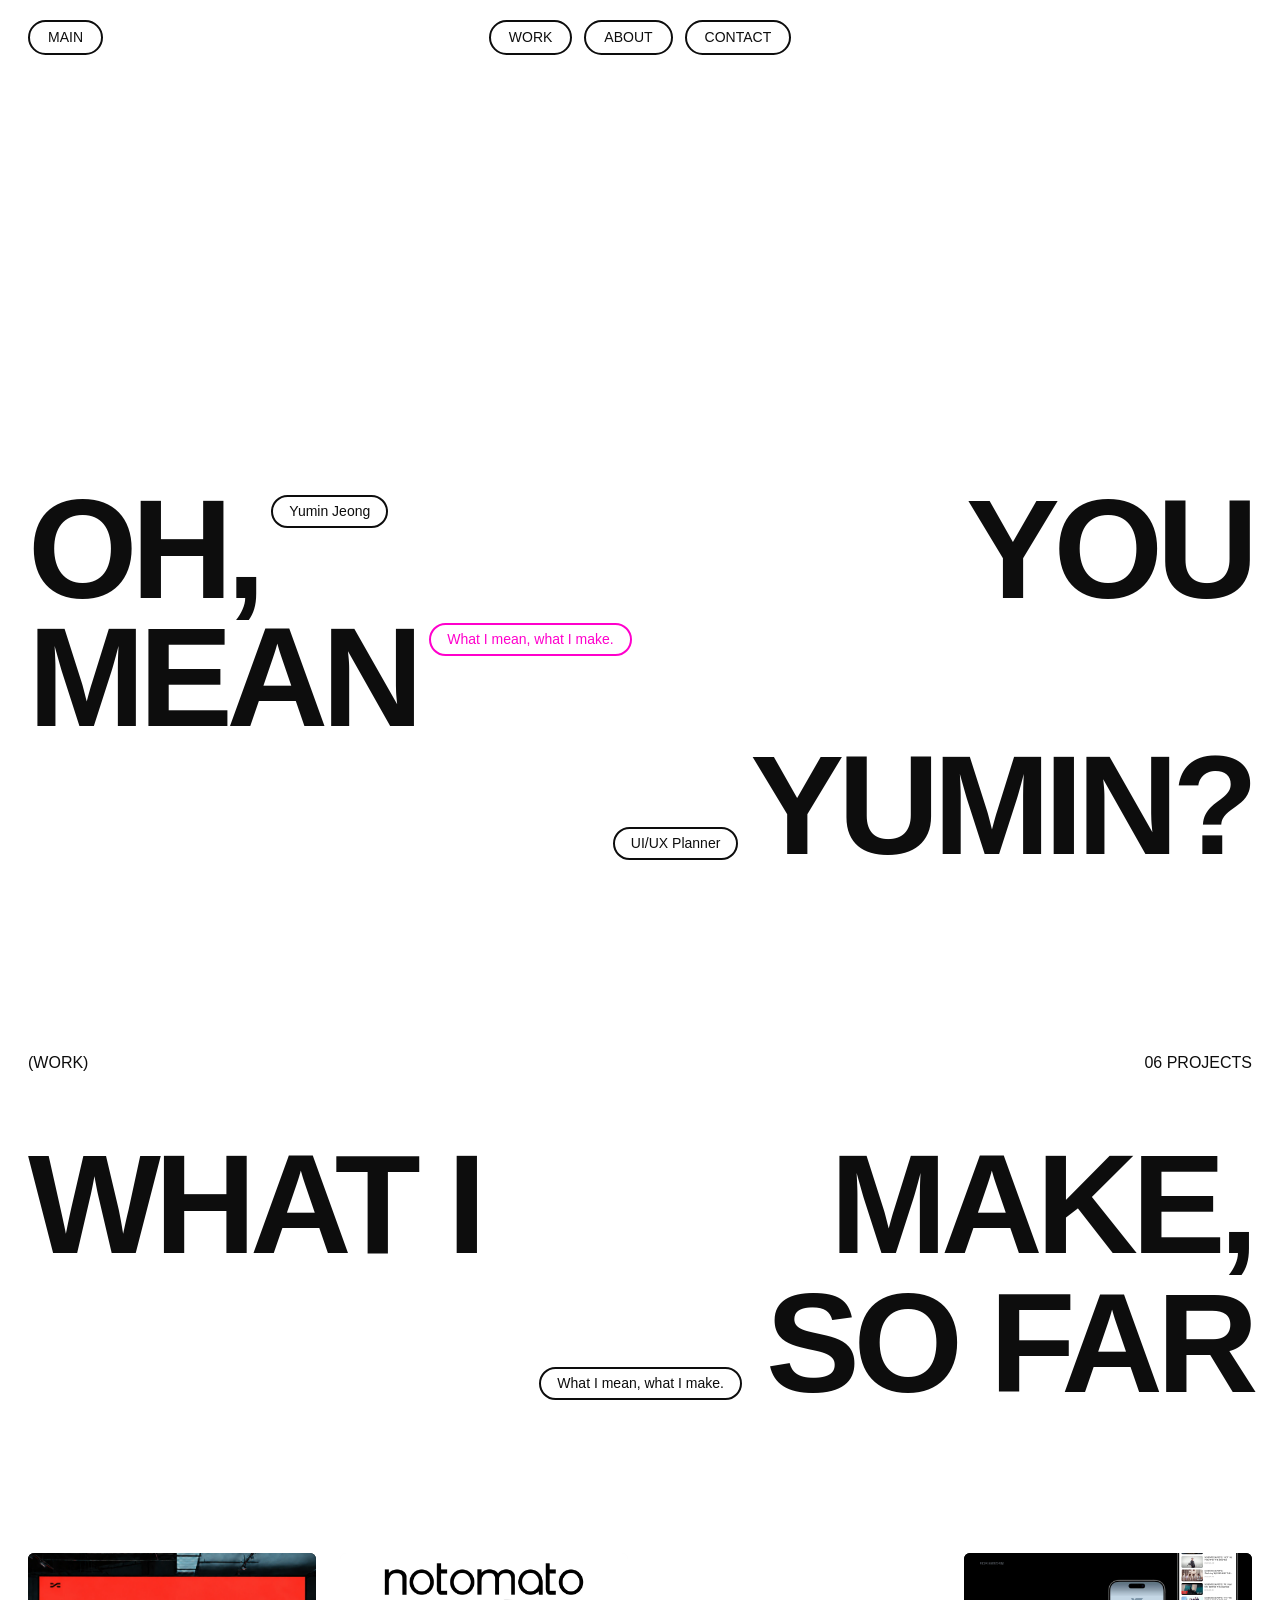
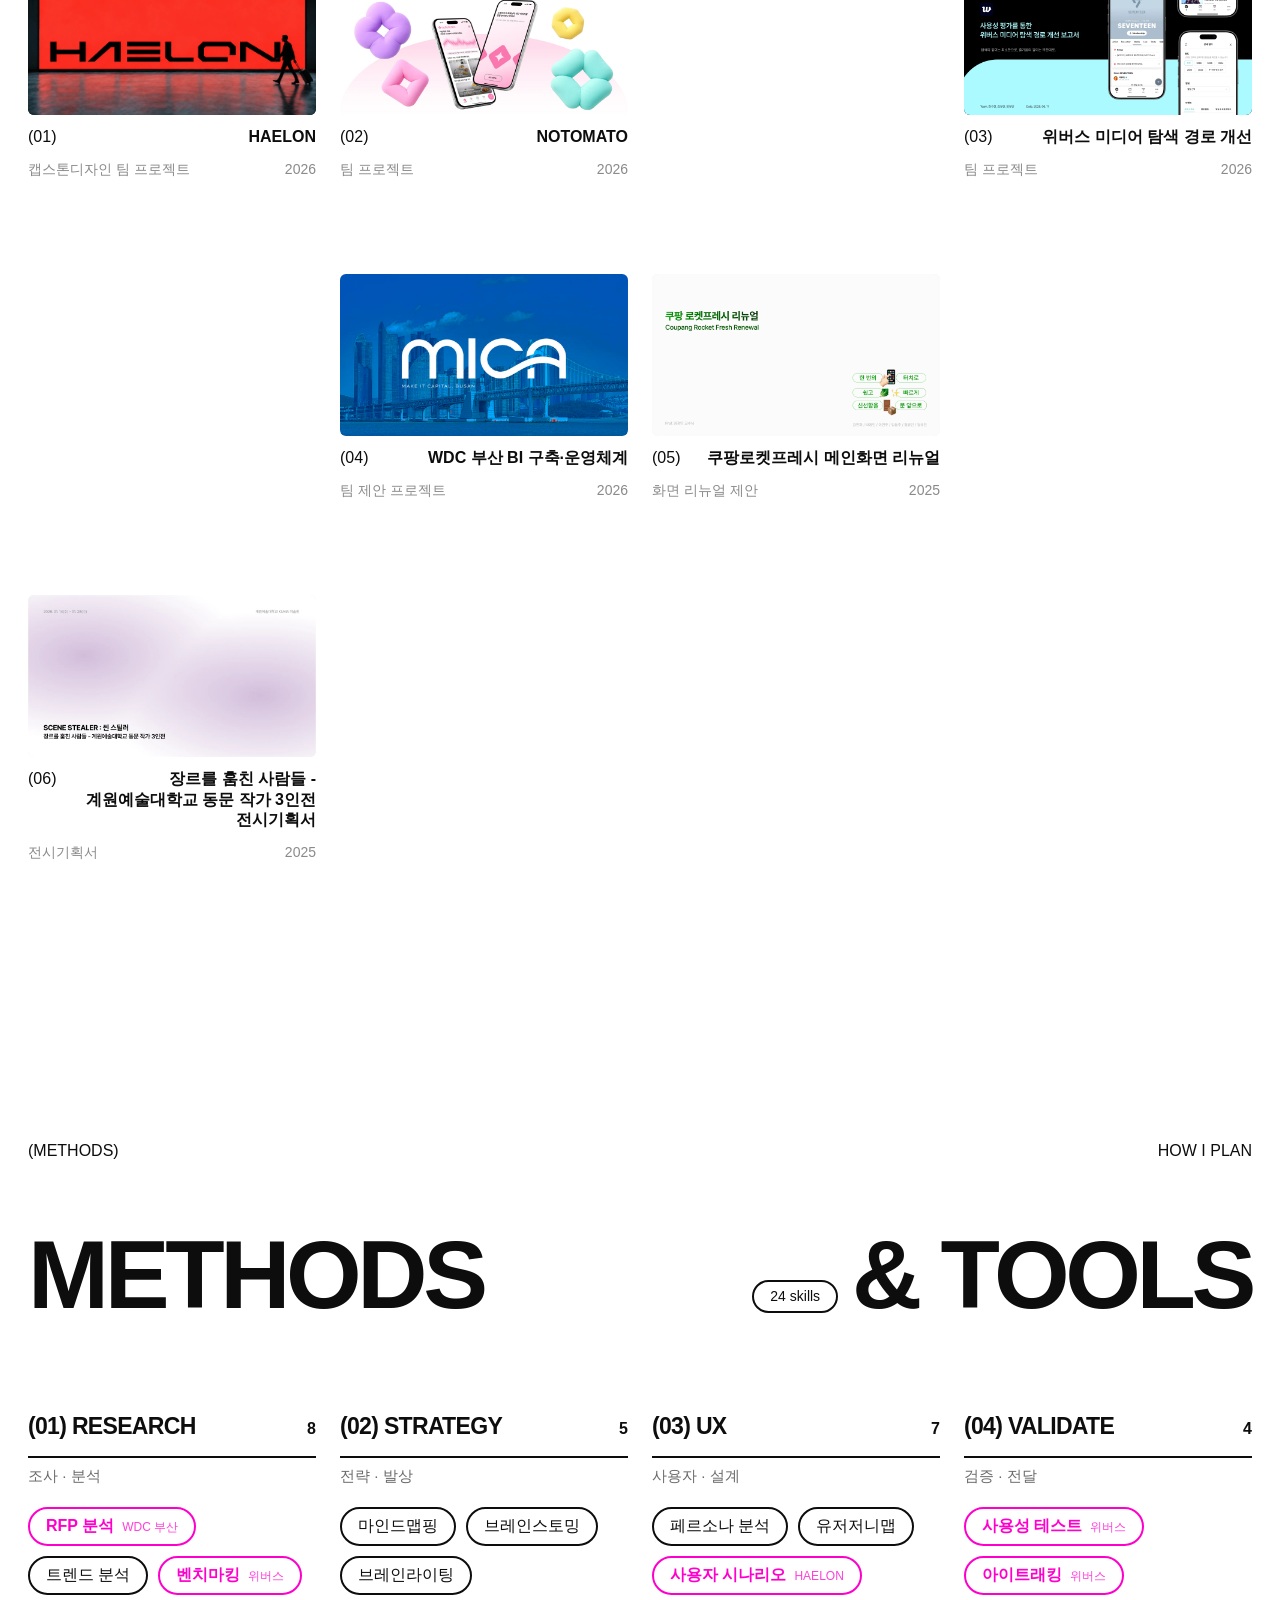
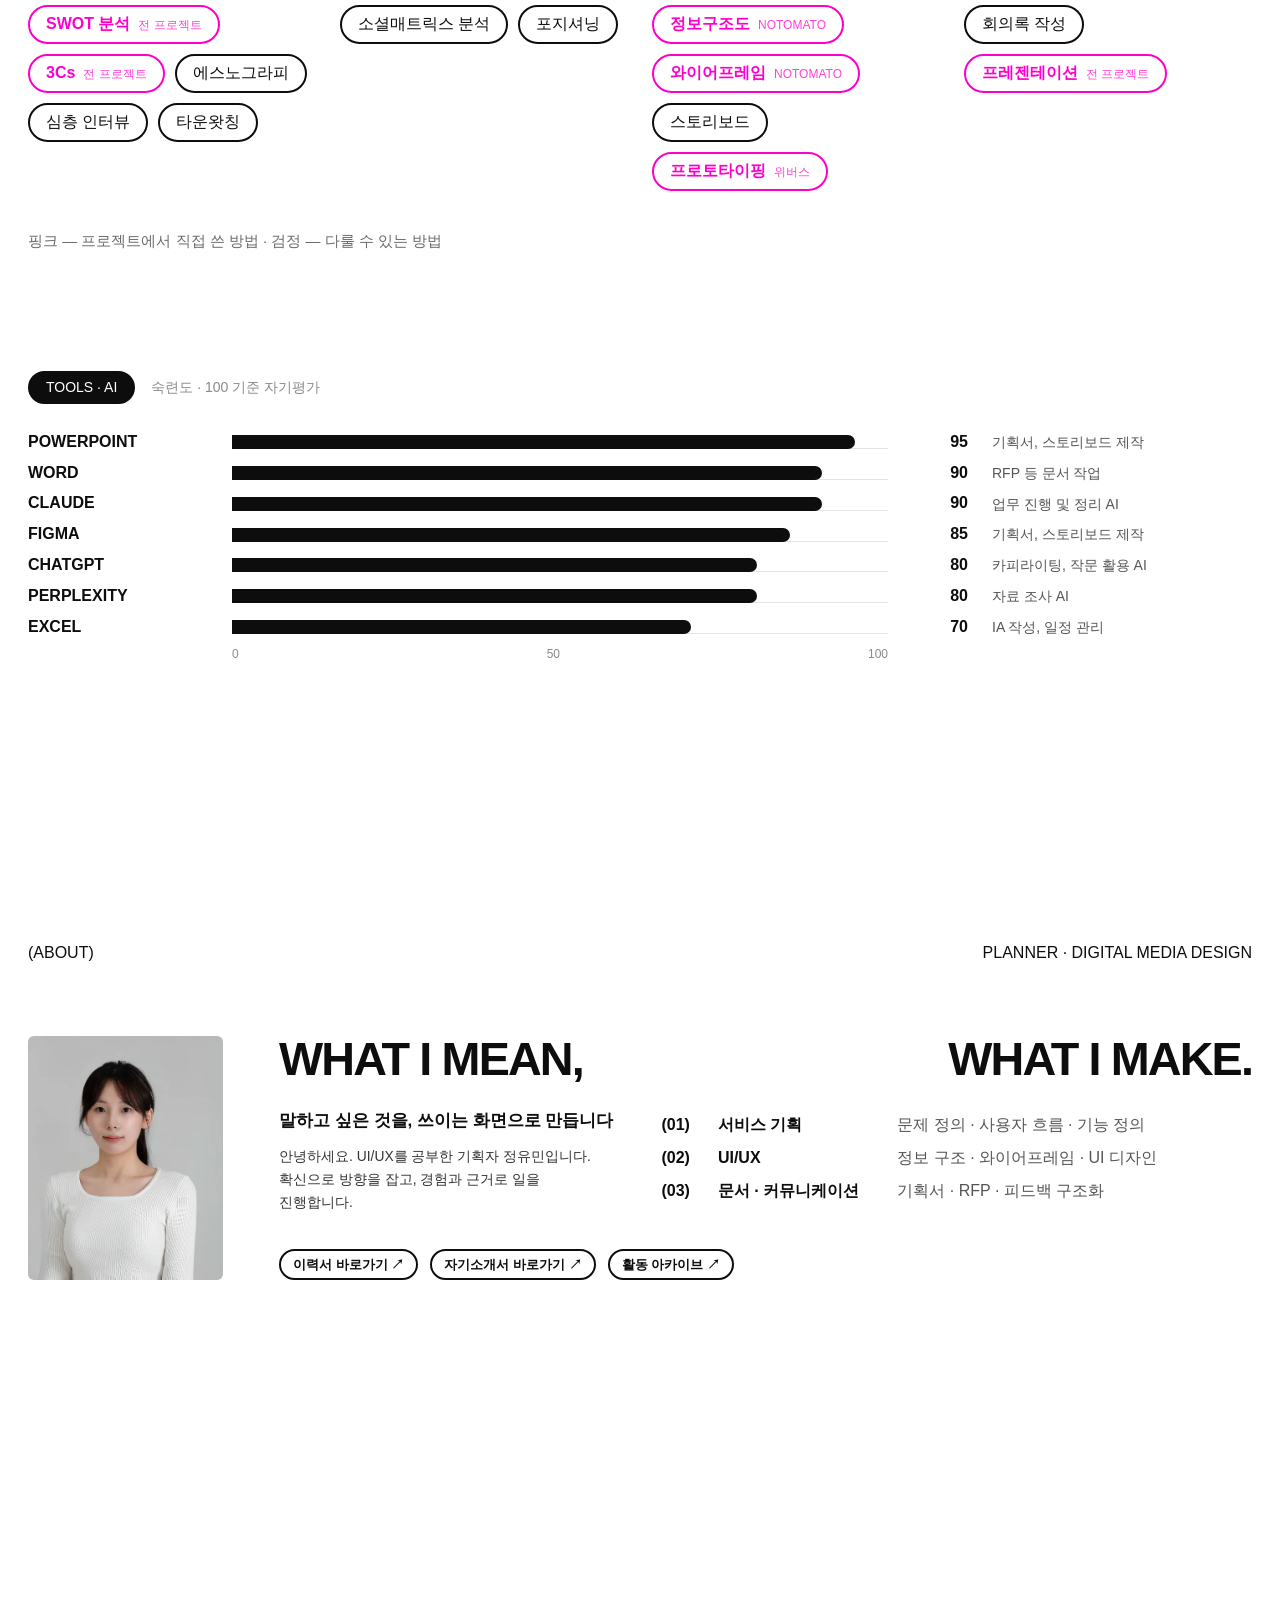
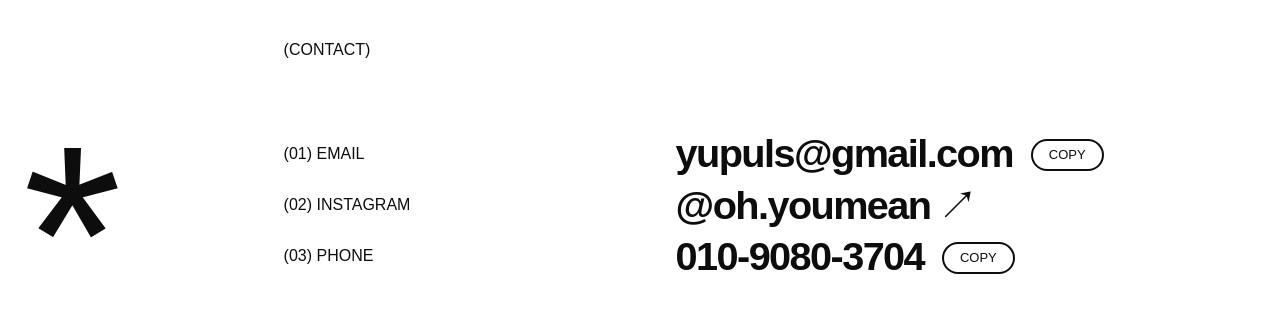
<file: index.html>
<!doctype html>
<html lang="ko">
<head>
<meta charset="utf-8">
<meta name="viewport" content="width=device-width, initial-scale=1">
<title>Oh, you mean Yumin? — 정유민 기획 포트폴리오</title>
<meta name="description" content="Oh, you mean Yumin? What I mean, what I make. — UI/UX를 공부한 기획자 정유민의 포트폴리오">
<link rel="stylesheet" href="assets/c01.css?v=6">
</head>
<body id="top">
<header class="hd">
<a class="pill home" href="#top">Main</a>
<nav aria-label="주요 메뉴">
<a class="pill" href="#work" data-spy="work">Work</a>
<a class="pill" href="#about" data-spy="about">About</a>
<a class="pill" href="#contact" data-spy="contact">Contact</a>
</nav>
</header>

<main>
<section class="hero" aria-label="표지">
<h1 class="up">
<span class="r"><span class="w">Oh,<span class="pill sm" aria-hidden="true">Yumin Jeong</span></span><span class="w end">You</span></span>
<span class="r"><span class="w">Mean<span class="pill sm accent">What I mean, what I make.</span></span></span>
<span class="r end"><span class="w end"><span class="pill sm lo" aria-hidden="true">UI/UX Planner</span>Yumin?</span></span>
</h1>
</section>

<section id="work" class="sec pt">
<p class="lab"><span>(Work)</span><span>06 Projects</span></p>
<h2 class="giant up"><span class="r"><span>What I</span><span>Make,</span></span><span class="r end"><span class="pill sm">What I mean, what I make.</span>So far</span></h2>
<div class="grid4 works">
<a class="card rv" href="project/05.html" style="--c:1;--r:1">
<span class="th" style="background:#11191d"><img src="assets/projects/haelon.webp" alt="" loading="lazy" decoding="async"></span>
<span class="cap"><span>(01)</span><span class="t">HAELON</span></span>
<span class="sub"><span>캡스톤디자인 팀 프로젝트</span><span>2026</span></span>
</a>
<a class="card rv" href="project/01.html" style="--c:2;--r:1">
<span class="th" style="background:#fdfdfd"><img src="assets/projects/notomato.webp?v=16x9" alt="" loading="lazy" decoding="async"></span>
<span class="cap"><span>(02)</span><span class="t">NOTOMATO</span></span>
<span class="sub"><span>팀 프로젝트</span><span>2026</span></span>
</a>
<a class="card rv" href="project/03.html" style="--c:4;--r:1">
<span class="th" style="background:#000000"><img src="assets/projects/weverse.webp" alt="" loading="lazy" decoding="async"></span>
<span class="cap"><span>(03)</span><span class="t">위버스 미디어 탐색 경로 개선</span></span>
<span class="sub"><span>팀 프로젝트</span><span>2026</span></span>
</a>
<a class="card rv" href="project/06.html" style="--c:2;--r:2">
<span class="th"><img src="assets/projects/wdc-busan.webp" alt="" loading="lazy" decoding="async"></span>
<span class="cap"><span>(04)</span><span class="t">WDC 부산 BI 구축·운영체계</span></span>
<span class="sub"><span>팀 제안 프로젝트</span><span>2026</span></span>
</a>
<a class="card rv" href="project/04.html" style="--c:3;--r:2">
<span class="th"><img src="assets/projects/coupang-fresh.webp" alt="" loading="lazy" decoding="async"></span>
<span class="cap"><span>(05)</span><span class="t">쿠팡로켓프레시 메인화면 리뉴얼</span></span>
<span class="sub"><span>화면 리뉴얼 제안</span><span>2025</span></span>
</a>
<a class="card rv" href="project/07.html" style="--c:1;--r:3">
<span class="th"><img src="assets/projects/scene-stealer.webp" alt="" loading="lazy" decoding="async"></span>
<span class="cap"><span>(06)</span><span class="t">장르를 훔친 사람들 - 계원예술대학교 동문 작가 3인전 전시기획서</span></span>
<span class="sub"><span>전시기획서</span><span>2025</span></span>
</a>
</div>
</section>

<section id="methods" class="sec pt">
<p class="lab"><span>(Methods)</span><span>How I plan</span></p>
<h2 class="giant up mt"><span class="r"><span>Methods</span><span class="r2"><span class="pill sm">24 skills</span>&amp; Tools</span></span></h2>
<div class="grid4 mcols rv">
<div class="mcol"><p class="mh"><span>(01) Research</span><sup>8</sup></p><p class="mk">조사 · 분석</p><div class="chips"><span class="chip on">RFP 분석<em>WDC 부산</em></span><span class="chip">트렌드 분석</span><span class="chip on">벤치마킹<em>위버스</em></span><span class="chip on">SWOT 분석<em>전 프로젝트</em></span><span class="chip on">3Cs<em>전 프로젝트</em></span><span class="chip">에스노그라피</span><span class="chip">심층 인터뷰</span><span class="chip">타운왓칭</span></div></div>
<div class="mcol"><p class="mh"><span>(02) Strategy</span><sup>5</sup></p><p class="mk">전략 · 발상</p><div class="chips"><span class="chip">마인드맵핑</span><span class="chip">브레인스토밍</span><span class="chip">브레인라이팅</span><span class="chip">소셜매트릭스 분석</span><span class="chip">포지셔닝</span></div></div>
<div class="mcol"><p class="mh"><span>(03) UX</span><sup>7</sup></p><p class="mk">사용자 · 설계</p><div class="chips"><span class="chip">페르소나 분석</span><span class="chip">유저저니맵</span><span class="chip on">사용자 시나리오<em>HAELON</em></span><span class="chip on">정보구조도<em>NOTOMATO</em></span><span class="chip on">와이어프레임<em>NOTOMATO</em></span><span class="chip">스토리보드</span><span class="chip on">프로토타이핑<em>위버스</em></span></div></div>
<div class="mcol"><p class="mh"><span>(04) Validate</span><sup>4</sup></p><p class="mk">검증 · 전달</p><div class="chips"><span class="chip on">사용성 테스트<em>위버스</em></span><span class="chip on">아이트래킹<em>위버스</em></span><span class="chip">회의록 작성</span><span class="chip on">프레젠테이션<em>전 프로젝트</em></span></div></div>
</div>
<p class="key">핑크 — 프로젝트에서 직접 쓴 방법 · 검정 — 다룰 수 있는 방법</p>
<div class="tools rv"><p class="tl"><span class="pill sm solid">Tools · AI</span><span>숙련도 · 100 기준 자기평가</span></p>
<ol class="bars" aria-label="툴 숙련도"><li title="PowerPoint 95 / 100"><span class="n">PowerPoint</span><span class="tr" aria-hidden="true"><i style="width:95%"></i></span><b>95</b><em>기획서, 스토리보드 제작</em></li><li title="Word 90 / 100"><span class="n">Word</span><span class="tr" aria-hidden="true"><i style="width:90%"></i></span><b>90</b><em>RFP 등 문서 작업</em></li><li title="Claude 90 / 100"><span class="n">Claude</span><span class="tr" aria-hidden="true"><i style="width:90%"></i></span><b>90</b><em>업무 진행 및 정리 AI</em></li><li title="Figma 85 / 100"><span class="n">Figma</span><span class="tr" aria-hidden="true"><i style="width:85%"></i></span><b>85</b><em>기획서, 스토리보드 제작</em></li><li title="ChatGPT 80 / 100"><span class="n">ChatGPT</span><span class="tr" aria-hidden="true"><i style="width:80%"></i></span><b>80</b><em>카피라이팅, 작문 활용 AI</em></li><li title="Perplexity 80 / 100"><span class="n">Perplexity</span><span class="tr" aria-hidden="true"><i style="width:80%"></i></span><b>80</b><em>자료 조사 AI</em></li><li title="Excel 70 / 100"><span class="n">Excel</span><span class="tr" aria-hidden="true"><i style="width:70%"></i></span><b>70</b><em>IA 작성, 일정 관리</em></li></ol>
<div class="ax" aria-hidden="true"><span></span><span class="sc"><span>0</span><span>50</span><span>100</span></span></div></div>
</section>

<section id="about" class="sec pt">
<p class="lab"><span>(About)</span><span>Planner · Digital Media Design</span></p>
<div class="about">
<div class="photo rv"><img src="assets/profile-portrait.webp" alt="기획자 정유민 프로필 사진" width="400" height="500" loading="lazy" decoding="async"></div>
<h2 class="ah up rv"><span>What I mean,</span><span>What I make.</span></h2>
<div class="ab rv">
<h3>말하고 싶은 것을, 쓰이는 화면으로 만듭니다</h3>
<p>안녕하세요. UI/UX를 공부한 기획자 정유민입니다.<br>확신으로 방향을 잡고, 경험과 근거로 일을 진행합니다.</p>
</div>
<div class="dl rv">
<p><span><span>(01)</span><span>서비스 기획</span></span><span>문제 정의 · 사용자 흐름 · 기능 정의</span></p>
<p><span><span>(02)</span><span>UI/UX</span></span><span>정보 구조 · 와이어프레임 · UI 디자인</span></p>
<p><span><span>(03)</span><span>문서 · 커뮤니케이션</span></span><span>기획서 · RFP · 피드백 구조화</span></p>
</div>
<div class="golinks rv"><a class="pill lg" href="assets/docs/resume.pdf" target="_blank" rel="noopener">이력서 바로가기 ↗</a><a class="pill lg" href="assets/docs/cover-letter.pdf" target="_blank" rel="noopener">자기소개서 바로가기 ↗</a><a class="pill lg" href="archive.html">활동 아카이브 ↗</a></div>
</div>
</section>

</main>

<footer id="contact" class="ft fc pt">
<a class="ast" href="#top" aria-label="맨 위로">*</a>
<div class="fct">
<p class="lab"><span>(Contact)</span></p>
<div class="clist rv">
<p><span>(01) Email</span><span class="v"><a href="mailto:yupuls@gmail.com">yupuls@gmail.com</a><button class="pill sm cp" type="button" data-copy="yupuls@gmail.com" aria-label="이메일 주소 복사">Copy</button></span></p>
<p><span>(02) Instagram</span><span class="v"><a href="https://www.instagram.com/oh.youmean?gwpx=MWR3M2FwYTZmNjB5ZQ%3D%3D&amp;utm_source=qr" target="_blank" rel="noopener">@oh.youmean<span class="ar" aria-hidden="true">↗</span></a></span></p>
<p><span>(03) Phone</span><span class="v"><a href="tel:010-9080-3704">010-9080-3704</a><button class="pill sm cp" type="button" data-copy="010-9080-3704" aria-label="전화번호 복사">Copy</button></span></p>
</div>
</div>
</footer>
<script src="assets/c01.js?v=2"></script>
</body>
</html>
</file>
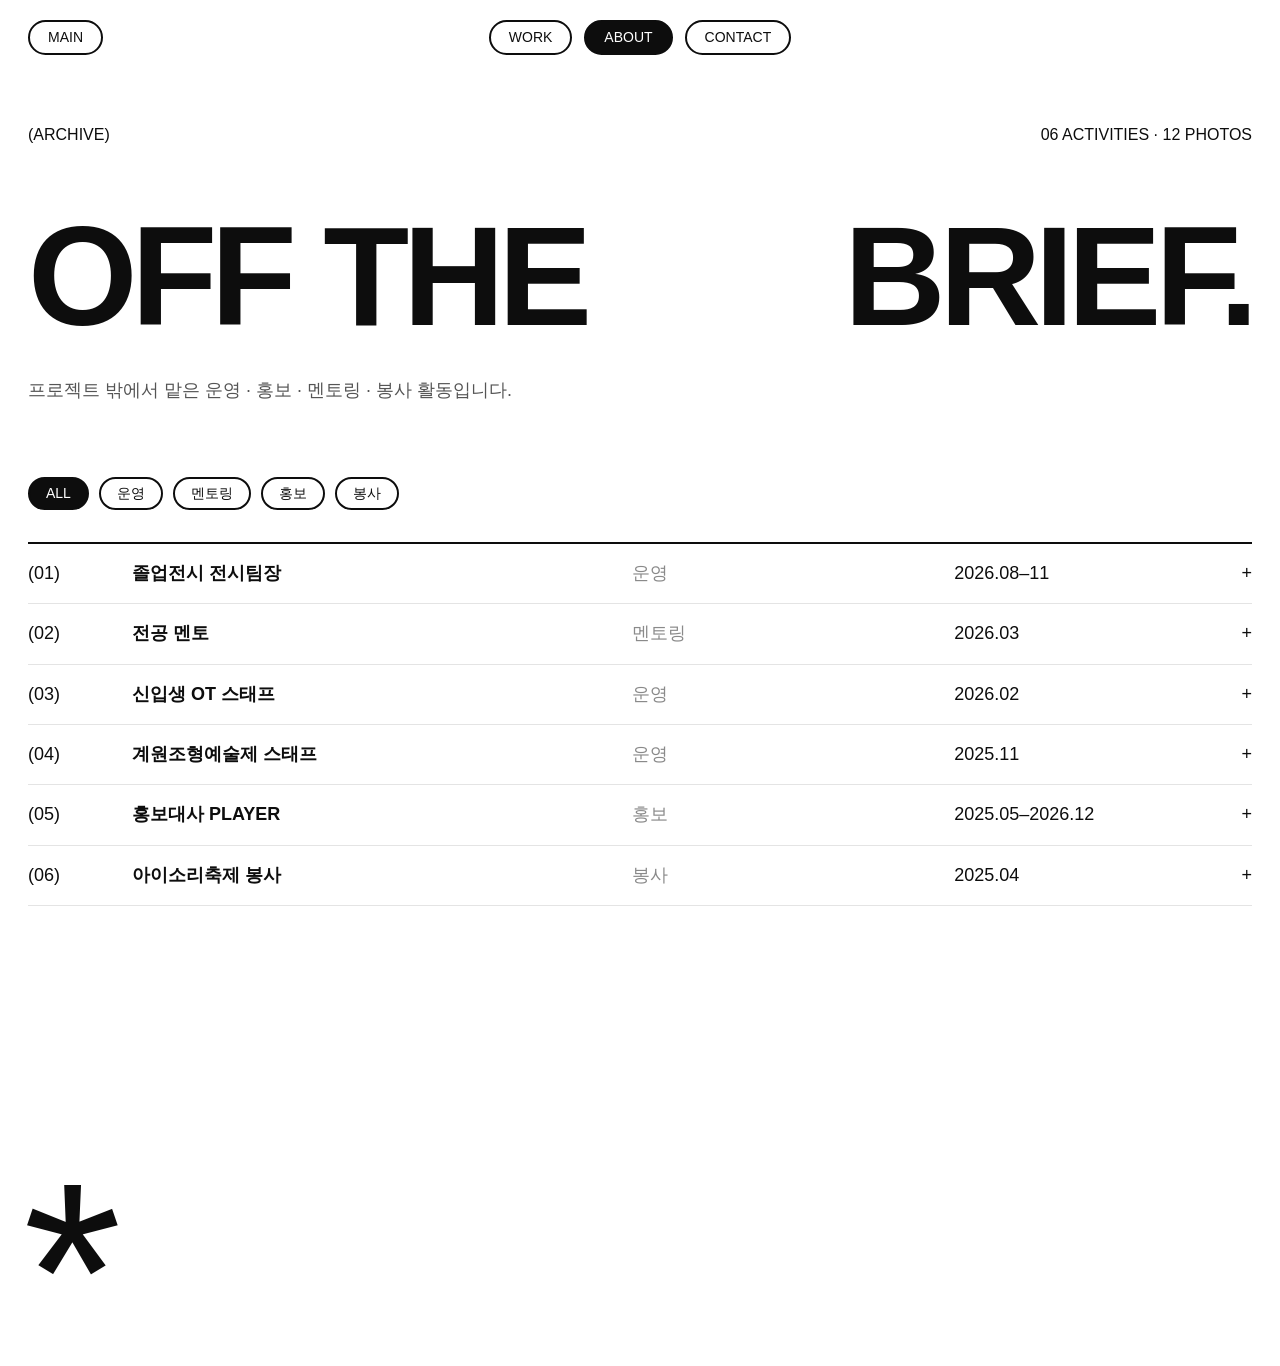
<file: archive.html>
<!doctype html>
<html lang="ko">
<head>
<meta charset="utf-8">
<meta name="viewport" content="width=device-width, initial-scale=1">
<title>Archive — Yumin Jeong</title>
<meta name="description" content="프로젝트 밖에서 맡은 운영 · 홍보 · 멘토링 · 봉사 활동">
<link rel="stylesheet" href="assets/c01.css?v=6">
</head>
<body id="top" class="pt">
<header class="hd">
<a class="pill home" href="index.html">Main</a>
<nav aria-label="주요 메뉴">
<a class="pill" href="index.html#work">Work</a>
<a class="pill" href="index.html#about" aria-current="page">About</a>
<a class="pill" href="index.html#contact">Contact</a>
</nav>
</header>

<main>
<section id="archive" class="sec first">
<p class="lab"><span>(Archive)</span><span>06 Activities · 12 Photos</span></p>
<h2 class="giant up"><span class="r"><span>Off the</span><span>Brief.</span></span></h2>
<p class="intro">프로젝트 밖에서 맡은 운영 · 홍보 · 멘토링 · 봉사 활동입니다.</p>
<div class="filt" role="group" aria-label="분류"><button type="button" class="pill sm" data-filter="all" aria-pressed="true">All</button><button type="button" class="pill sm" data-filter="운영" aria-pressed="false">운영</button><button type="button" class="pill sm" data-filter="멘토링" aria-pressed="false">멘토링</button><button type="button" class="pill sm" data-filter="홍보" aria-pressed="false">홍보</button><button type="button" class="pill sm" data-filter="봉사" aria-pressed="false">봉사</button></div>
<ol class="alist">
<li class="row arow" data-cat="운영">
<button type="button" aria-expanded="false" aria-controls="a1"><span class="no">(01)</span><span class="t">졸업전시 전시팀장</span><span class="kd">운영</span><span class="yr">2026.08–11<span class="tg" aria-hidden="true">+</span></span></button>
<div class="panel" id="a1"><div><div class="apin">
<h4>2026 졸업전시 졸업준비위원회 전시팀 팀장</h4>
<p class="p">[맡은 일 텍스트]</p>
</div></div></div>
</li>
<li class="row arow" data-cat="멘토링">
<button type="button" aria-expanded="false" aria-controls="a2"><span class="no">(02)</span><span class="t">전공 멘토</span><span class="kd">멘토링</span><span class="yr">2026.03<span class="tg" aria-hidden="true">+</span></span></button>
<div class="panel" id="a2"><div><div class="apin">
<h4>선후배 교류 멘토링 전공 멘토</h4>
<p class="p">[맡은 일 텍스트]</p>
</div></div></div>
</li>
<li class="row arow" data-cat="운영">
<button type="button" aria-expanded="false" aria-controls="a3"><span class="no">(03)</span><span class="t">신입생 OT 스태프</span><span class="kd">운영</span><span class="yr">2026.02<span class="tg" aria-hidden="true">+</span></span></button>
<div class="panel" id="a3"><div><div class="apin">
<h4>신입생 OT 운영 스태프 · 발표 자료 제작</h4>
<p class="p">[맡은 일 텍스트]</p>
</div></div></div>
</li>
<li class="row arow" data-cat="운영">
<button type="button" aria-expanded="false" aria-controls="a4"><span class="no">(04)</span><span class="t">계원조형예술제 스태프</span><span class="kd">운영</span><span class="yr">2025.11<span class="tg" aria-hidden="true">+</span></span></button>
<div class="panel" id="a4"><div><div class="apin">
<h4>계원조형예술제 디지털미디어디자인과 졸업전시 스태프</h4>
<p class="p">[맡은 일 텍스트]</p>
</div></div></div>
</li>
<li class="row arow" data-cat="홍보">
<button type="button" aria-expanded="false" aria-controls="a5"><span class="no">(05)</span><span class="t">홍보대사 PLAYER</span><span class="kd">홍보</span><span class="yr">2025.05–2026.12<span class="tg" aria-hidden="true">+</span></span></button>
<div class="panel" id="a5"><div><div class="apin">
<h4>계원예술대학교 공식 홍보대사 PLAYER</h4>
<p class="p">[맡은 일 텍스트]</p>
</div></div></div>
</li>
<li class="row arow" data-cat="봉사">
<button type="button" aria-expanded="false" aria-controls="a6"><span class="no">(06)</span><span class="t">아이소리축제 봉사</span><span class="kd">봉사</span><span class="yr">2025.04<span class="tg" aria-hidden="true">+</span></span></button>
<div class="panel" id="a6"><div><div class="apin">
<h4>발달장애 청소년 진로탐색 페어 아이소리축제 준비 · 운영 봉사</h4>
<p class="p">[맡은 일 텍스트]</p>
</div></div></div>
</li>
</ol>
</section>
</main>

<footer class="ft">
<a class="ast" href="#top" aria-label="맨 위로">*</a>
</footer>
<script src="assets/c01.js?v=1"></script>
</body>
</html>
</file>
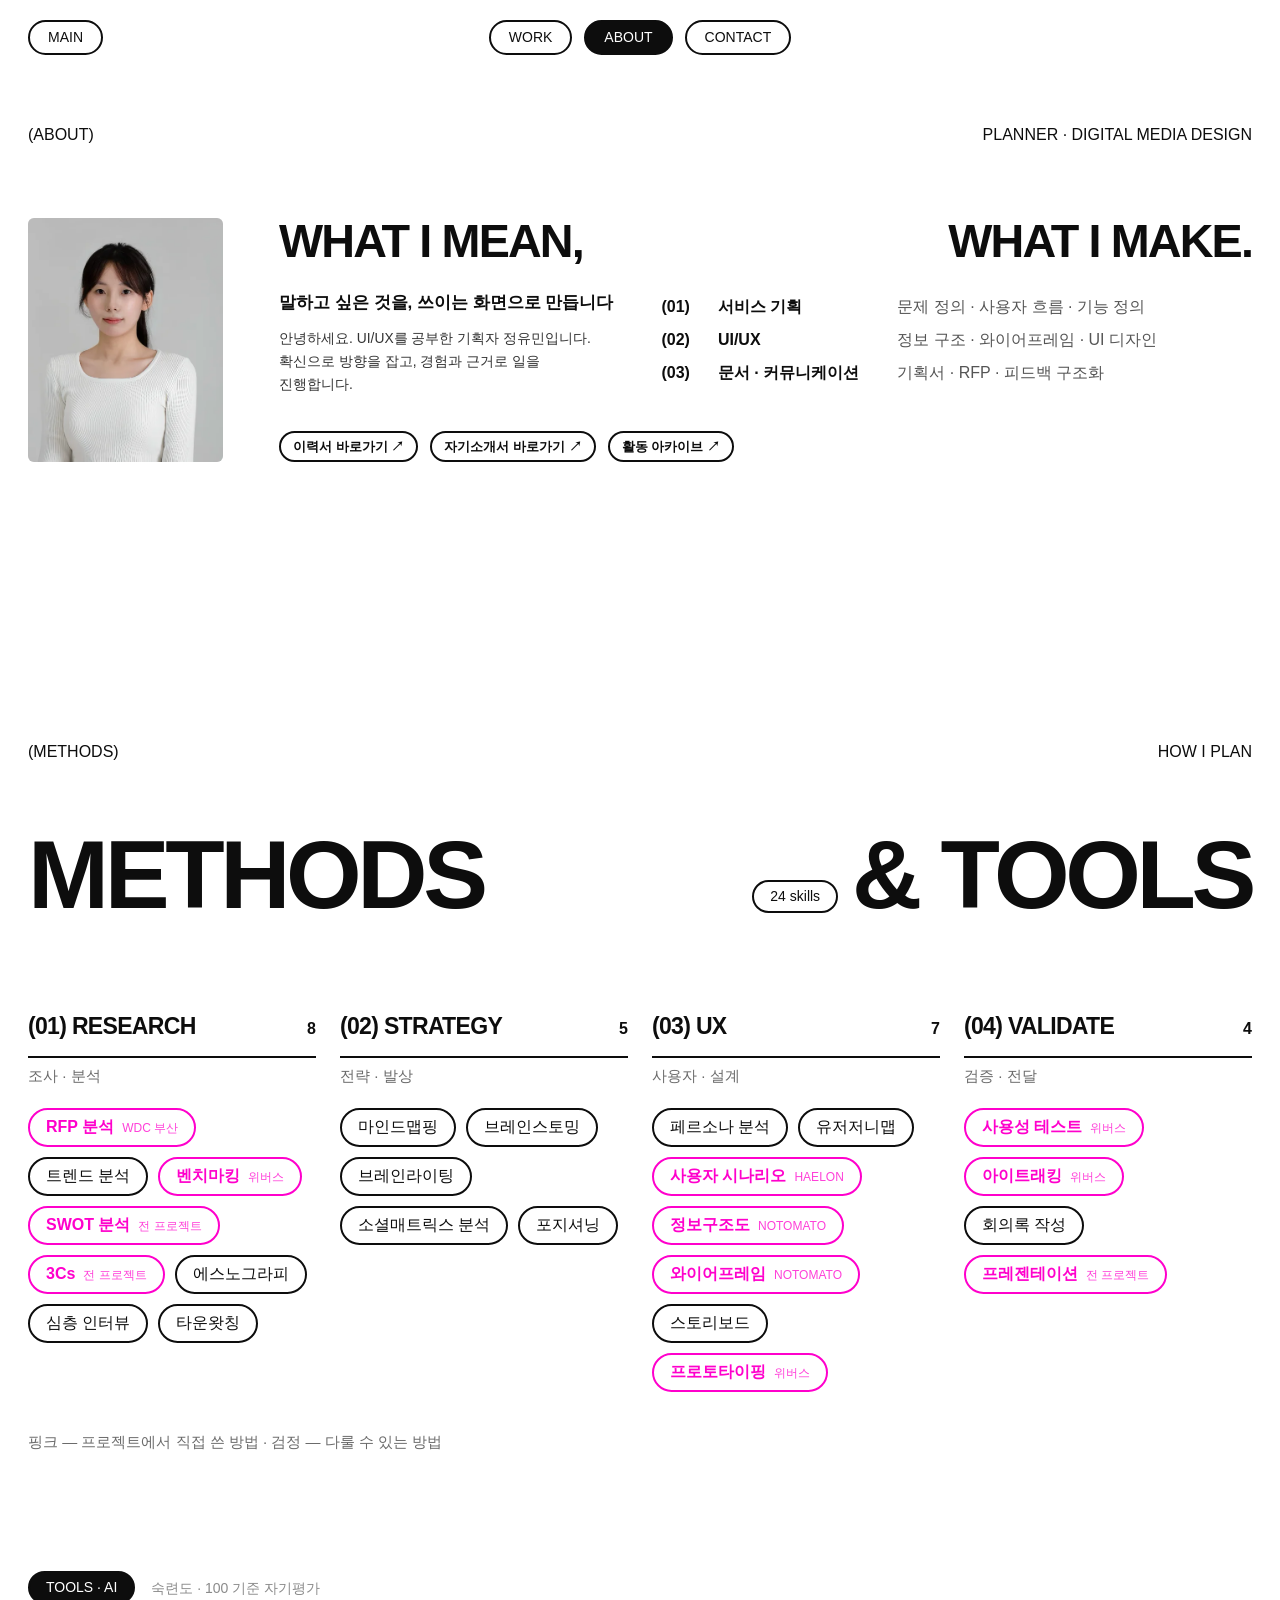
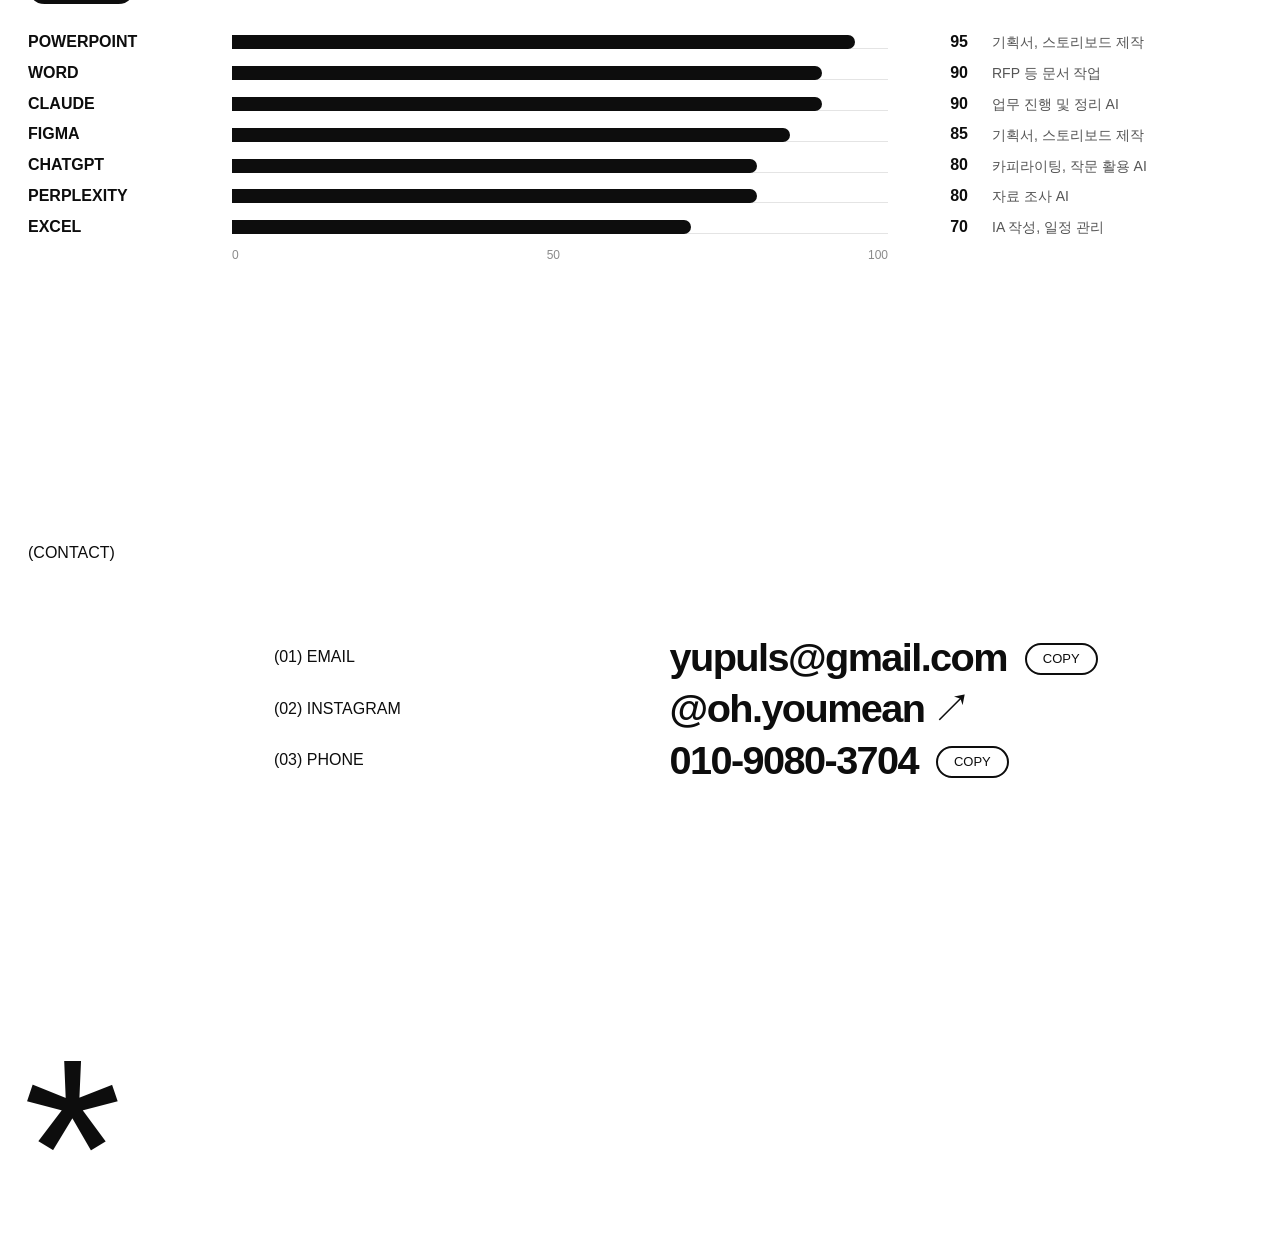
<file: profile.html>
<!doctype html>
<html lang="ko">
<head>
<meta charset="utf-8">
<meta name="viewport" content="width=device-width, initial-scale=1">
<title>About — Yumin Jeong</title>
<meta name="description" content="UI/UX를 공부한 기획자 정유민 프로필">
<link rel="stylesheet" href="assets/c01.css?v=6">
</head>
<body id="top" class="pt">
<header class="hd">
<a class="pill home" href="index.html">Main</a>
<nav aria-label="주요 메뉴">
<a class="pill" href="index.html#work">Work</a>
<a class="pill" href="index.html#about" aria-current="page">About</a>
<a class="pill" href="index.html#contact">Contact</a>
</nav>
</header>

<main>
<section id="about" class="sec first">
<p class="lab"><span>(About)</span><span>Planner · Digital Media Design</span></p>
<div class="about">
<div class="photo rv"><img src="assets/profile-portrait.webp" alt="기획자 정유민 프로필 사진" width="400" height="500" loading="lazy" decoding="async"></div>
<h2 class="ah up rv"><span>What I mean,</span><span>What I make.</span></h2>
<div class="ab rv">
<h3>말하고 싶은 것을, 쓰이는 화면으로 만듭니다</h3>
<p>안녕하세요. UI/UX를 공부한 기획자 정유민입니다.<br>확신으로 방향을 잡고, 경험과 근거로 일을 진행합니다.</p>
</div>
<div class="dl rv">
<p><span><span>(01)</span><span>서비스 기획</span></span><span>문제 정의 · 사용자 흐름 · 기능 정의</span></p>
<p><span><span>(02)</span><span>UI/UX</span></span><span>정보 구조 · 와이어프레임 · UI 디자인</span></p>
<p><span><span>(03)</span><span>문서 · 커뮤니케이션</span></span><span>기획서 · RFP · 피드백 구조화</span></p>
</div>
<div class="golinks rv"><a class="pill lg" href="assets/docs/resume.pdf" target="_blank" rel="noopener">이력서 바로가기 ↗</a><a class="pill lg" href="assets/docs/cover-letter.pdf" target="_blank" rel="noopener">자기소개서 바로가기 ↗</a><a class="pill lg" href="archive.html">활동 아카이브 ↗</a></div>
</div>
</section>
<section id="methods" class="sec">
<p class="lab"><span>(Methods)</span><span>How I plan</span></p>
<h2 class="giant up mt"><span class="r"><span>Methods</span><span class="r2"><span class="pill sm">24 skills</span>&amp; Tools</span></span></h2>
<div class="grid4 mcols rv">
<div class="mcol"><p class="mh"><span>(01) Research</span><sup>8</sup></p><p class="mk">조사 · 분석</p><div class="chips"><span class="chip on">RFP 분석<em>WDC 부산</em></span><span class="chip">트렌드 분석</span><span class="chip on">벤치마킹<em>위버스</em></span><span class="chip on">SWOT 분석<em>전 프로젝트</em></span><span class="chip on">3Cs<em>전 프로젝트</em></span><span class="chip">에스노그라피</span><span class="chip">심층 인터뷰</span><span class="chip">타운왓칭</span></div></div>
<div class="mcol"><p class="mh"><span>(02) Strategy</span><sup>5</sup></p><p class="mk">전략 · 발상</p><div class="chips"><span class="chip">마인드맵핑</span><span class="chip">브레인스토밍</span><span class="chip">브레인라이팅</span><span class="chip">소셜매트릭스 분석</span><span class="chip">포지셔닝</span></div></div>
<div class="mcol"><p class="mh"><span>(03) UX</span><sup>7</sup></p><p class="mk">사용자 · 설계</p><div class="chips"><span class="chip">페르소나 분석</span><span class="chip">유저저니맵</span><span class="chip on">사용자 시나리오<em>HAELON</em></span><span class="chip on">정보구조도<em>NOTOMATO</em></span><span class="chip on">와이어프레임<em>NOTOMATO</em></span><span class="chip">스토리보드</span><span class="chip on">프로토타이핑<em>위버스</em></span></div></div>
<div class="mcol"><p class="mh"><span>(04) Validate</span><sup>4</sup></p><p class="mk">검증 · 전달</p><div class="chips"><span class="chip on">사용성 테스트<em>위버스</em></span><span class="chip on">아이트래킹<em>위버스</em></span><span class="chip">회의록 작성</span><span class="chip on">프레젠테이션<em>전 프로젝트</em></span></div></div>
</div>
<p class="key">핑크 — 프로젝트에서 직접 쓴 방법 · 검정 — 다룰 수 있는 방법</p>
<div class="tools rv"><p class="tl"><span class="pill sm solid">Tools · AI</span><span>숙련도 · 100 기준 자기평가</span></p>
<ol class="bars" aria-label="툴 숙련도"><li title="PowerPoint 95 / 100"><span class="n">PowerPoint</span><span class="tr" aria-hidden="true"><i style="width:95%"></i></span><b>95</b><em>기획서, 스토리보드 제작</em></li><li title="Word 90 / 100"><span class="n">Word</span><span class="tr" aria-hidden="true"><i style="width:90%"></i></span><b>90</b><em>RFP 등 문서 작업</em></li><li title="Claude 90 / 100"><span class="n">Claude</span><span class="tr" aria-hidden="true"><i style="width:90%"></i></span><b>90</b><em>업무 진행 및 정리 AI</em></li><li title="Figma 85 / 100"><span class="n">Figma</span><span class="tr" aria-hidden="true"><i style="width:85%"></i></span><b>85</b><em>기획서, 스토리보드 제작</em></li><li title="ChatGPT 80 / 100"><span class="n">ChatGPT</span><span class="tr" aria-hidden="true"><i style="width:80%"></i></span><b>80</b><em>카피라이팅, 작문 활용 AI</em></li><li title="Perplexity 80 / 100"><span class="n">Perplexity</span><span class="tr" aria-hidden="true"><i style="width:80%"></i></span><b>80</b><em>자료 조사 AI</em></li><li title="Excel 70 / 100"><span class="n">Excel</span><span class="tr" aria-hidden="true"><i style="width:70%"></i></span><b>70</b><em>IA 작성, 일정 관리</em></li></ol>
<div class="ax" aria-hidden="true"><span></span><span class="sc"><span>0</span><span>50</span><span>100</span></span></div></div>
</section>
<section id="contact" class="sec">
<p class="lab"><span>(Contact)</span></p>
<div class="clist rv">
<p><span>(01) Email</span><span class="v"><a href="mailto:yupuls@gmail.com">yupuls@gmail.com</a><button class="pill sm cp" type="button" data-copy="yupuls@gmail.com" aria-label="이메일 주소 복사">Copy</button></span></p>
<p><span>(02) Instagram</span><span class="v"><a href="https://www.instagram.com/oh.youmean?gwpx=MWR3M2FwYTZmNjB5ZQ%3D%3D&amp;utm_source=qr" target="_blank" rel="noopener">@oh.youmean<span class="ar" aria-hidden="true">↗</span></a></span></p>
<p><span>(03) Phone</span><span class="v"><a href="tel:010-9080-3704">010-9080-3704</a><button class="pill sm cp" type="button" data-copy="010-9080-3704" aria-label="전화번호 복사">Copy</button></span></p>
</div>
</section>
</main>

<footer class="ft">
<a class="ast" href="#top" aria-label="맨 위로">*</a>
</footer>
<script src="assets/c01.js?v=2"></script>
</body>
</html>
</file>
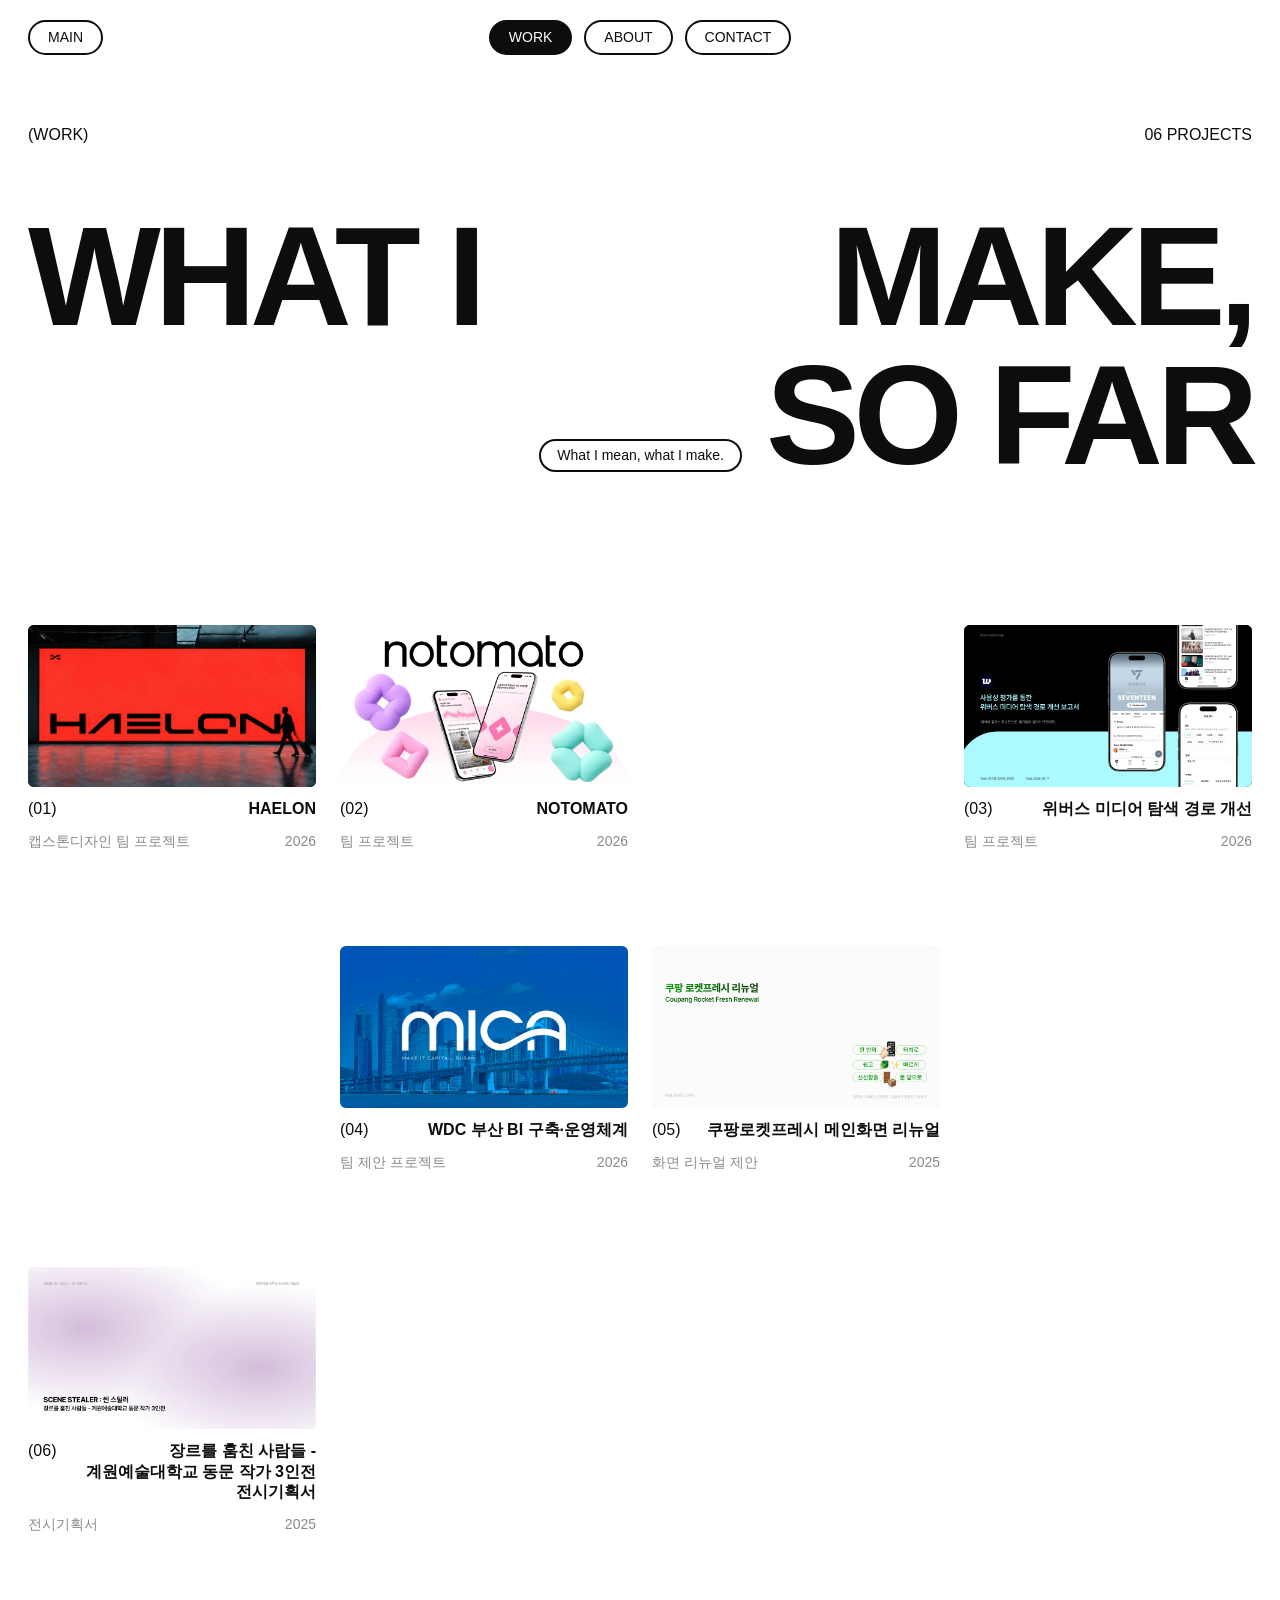
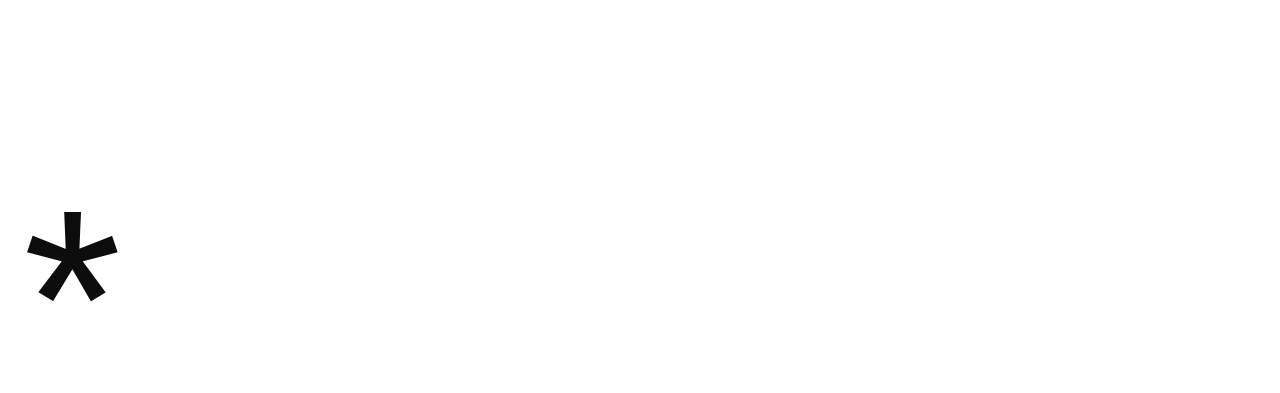
<file: project.html>
<!doctype html>
<html lang="ko">
<head>
<meta charset="utf-8">
<meta name="viewport" content="width=device-width, initial-scale=1">
<title>Work — Yumin Jeong</title>
<meta name="description" content="정유민의 프로젝트 6개">
<link rel="stylesheet" href="assets/c01.css?v=6">
</head>
<body id="top" class="pt">
<header class="hd">
<a class="pill home" href="index.html">Main</a>
<nav aria-label="주요 메뉴">
<a class="pill" href="index.html#work" aria-current="page">Work</a>
<a class="pill" href="index.html#about">About</a>
<a class="pill" href="index.html#contact">Contact</a>
</nav>
</header>

<main>
<section id="work" class="sec first">
<p class="lab"><span>(Work)</span><span>06 Projects</span></p>
<h2 class="giant up"><span class="r"><span>What I</span><span>Make,</span></span><span class="r end"><span class="pill sm">What I mean, what I make.</span>So far</span></h2>
<div class="grid4 works">
<a class="card rv" href="project/05.html" style="--c:1;--r:1">
<span class="th" style="background:#11191d"><img src="assets/projects/haelon.webp" alt="" loading="lazy" decoding="async"></span>
<span class="cap"><span>(01)</span><span class="t">HAELON</span></span>
<span class="sub"><span>캡스톤디자인 팀 프로젝트</span><span>2026</span></span>
</a>
<a class="card rv" href="project/01.html" style="--c:2;--r:1">
<span class="th" style="background:#fdfdfd"><img src="assets/projects/notomato.webp?v=16x9" alt="" loading="lazy" decoding="async"></span>
<span class="cap"><span>(02)</span><span class="t">NOTOMATO</span></span>
<span class="sub"><span>팀 프로젝트</span><span>2026</span></span>
</a>
<a class="card rv" href="project/03.html" style="--c:4;--r:1">
<span class="th" style="background:#000000"><img src="assets/projects/weverse.webp" alt="" loading="lazy" decoding="async"></span>
<span class="cap"><span>(03)</span><span class="t">위버스 미디어 탐색 경로 개선</span></span>
<span class="sub"><span>팀 프로젝트</span><span>2026</span></span>
</a>
<a class="card rv" href="project/06.html" style="--c:2;--r:2">
<span class="th"><img src="assets/projects/wdc-busan.webp" alt="" loading="lazy" decoding="async"></span>
<span class="cap"><span>(04)</span><span class="t">WDC 부산 BI 구축·운영체계</span></span>
<span class="sub"><span>팀 제안 프로젝트</span><span>2026</span></span>
</a>
<a class="card rv" href="project/04.html" style="--c:3;--r:2">
<span class="th"><img src="assets/projects/coupang-fresh.webp" alt="" loading="lazy" decoding="async"></span>
<span class="cap"><span>(05)</span><span class="t">쿠팡로켓프레시 메인화면 리뉴얼</span></span>
<span class="sub"><span>화면 리뉴얼 제안</span><span>2025</span></span>
</a>
<a class="card rv" href="project/07.html" style="--c:1;--r:3">
<span class="th"><img src="assets/projects/scene-stealer.webp" alt="" loading="lazy" decoding="async"></span>
<span class="cap"><span>(06)</span><span class="t">장르를 훔친 사람들 - 계원예술대학교 동문 작가 3인전 전시기획서</span></span>
<span class="sub"><span>전시기획서</span><span>2025</span></span>
</a>
</div>
</section>
</main>

<footer class="ft">
<a class="ast" href="#top" aria-label="맨 위로">*</a>
</footer>
<script src="assets/c01.js?v=1"></script>
</body>
</html>
</file>
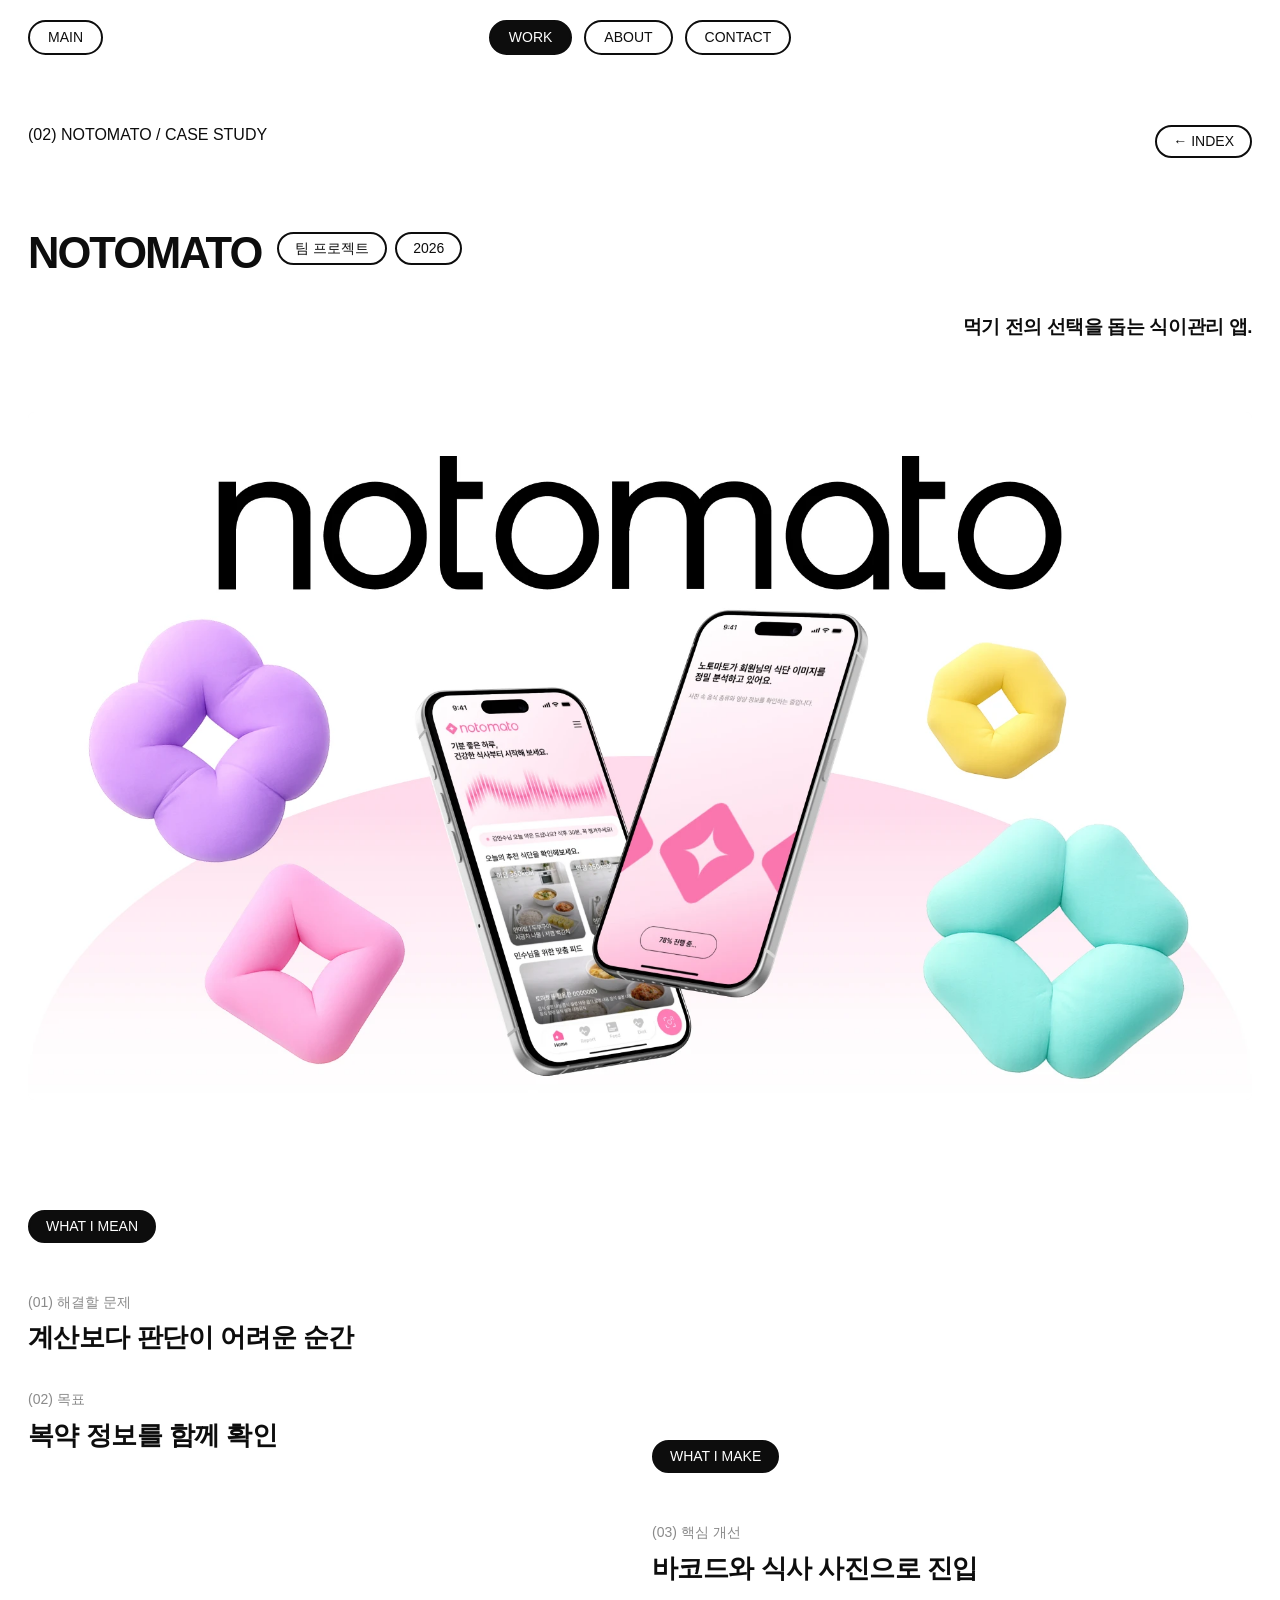
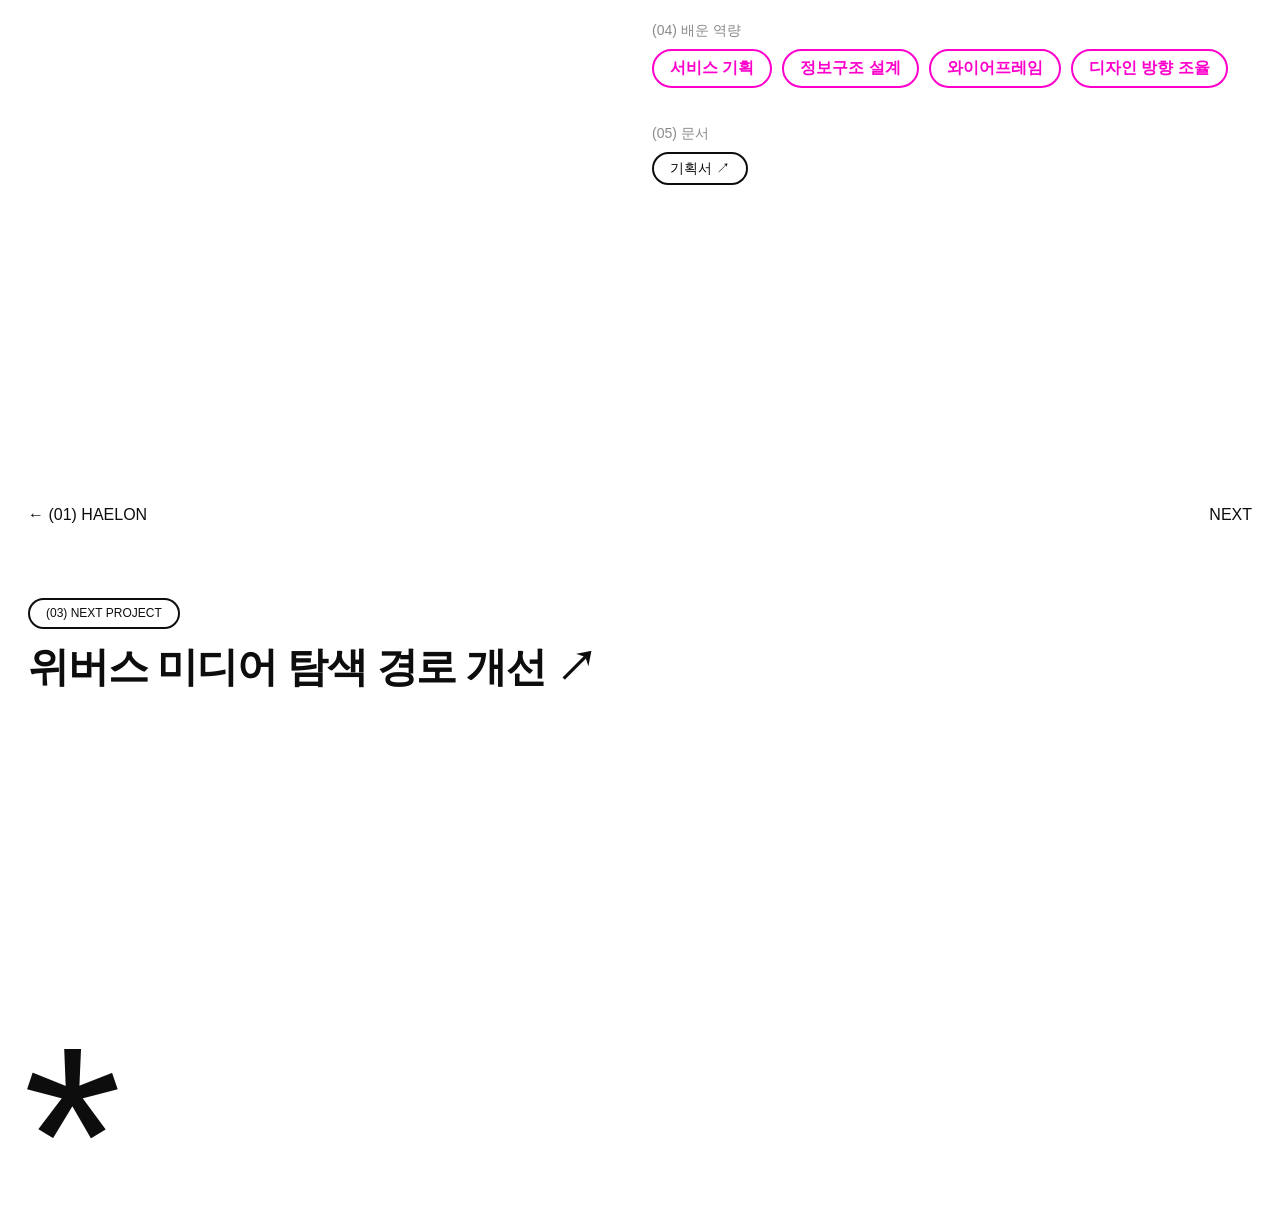
<file: project/01.html>
<!doctype html>
<html lang="ko">
<head>
<meta charset="utf-8">
<meta name="viewport" content="width=device-width, initial-scale=1">
<title>NOTOMATO — Yumin Jeong</title>
<meta name="description" content="NOTOMATO · 초개인화 식이관리 서비스">
<link rel="stylesheet" href="../assets/c01.css?v=6">
</head>
<body id="top" class="pt">
<header class="hd">
<a class="pill home" href="../index.html">Main</a>
<nav aria-label="주요 메뉴">
<a class="pill" href="../index.html#work" aria-current="page">Work</a>
<a class="pill" href="../index.html#about">About</a>
<a class="pill" href="../index.html#contact">Contact</a>
</nav>
</header>

<main>
<section class="sec first case">
<p class="lab"><span>(02) NOTOMATO / Case study</span><span><a class="pill sm" href="../index.html#work">← Index</a></span></p>
<div class="chead">
<h1 class="ct up"><span class="tt">NOTOMATO</span><span class="pills"><span class="pill sm">팀 프로젝트</span><span class="pill sm">2026</span></span></h1>
<p class="sum">먹기 전의 선택을 돕는 식이관리 앱.</p>
</div>
<div class="cover rv" style="background:#fdfdfd"><img src="../assets/projects/notomato.webp?v=16x9" alt="NOTOMATO 대표 이미지" decoding="async"></div>
<div class="mm">
<div class="mean rv"><p class="pill sm solid">What I mean</p><div class="it"><p class="k">(01) 해결할 문제</p><p class="v">계산보다 판단이 어려운 순간</p></div><div class="it"><p class="k">(02) 목표</p><p class="v">복약 정보를 함께 확인</p></div></div>
<div class="make rv"><p class="pill sm solid">What I make</p><div class="it"><p class="k">(03) 핵심 개선</p><p class="v">바코드와 식사 사진으로 진입</p></div><div class="it"><p class="k">(04) 배운 역량</p><div class="chips"><span class="chip on">서비스 기획</span><span class="chip on">정보구조 설계</span><span class="chip on">와이어프레임</span><span class="chip on">디자인 방향 조율</span></div></div><div class="it"><p class="k">(05) 문서</p><div class="chips"><a class="pill sm" href="../assets/docs/notomato-plan.pdf" target="_blank" rel="noopener">기획서 ↗</a></div></div></div>
</div>
</section>
<nav class="sec pager" aria-label="다른 프로젝트">
<p class="lab"><span><a href="05.html">← (01) HAELON</a></span><span>Next</span></p>
<a class="nx" href="03.html"><span class="pill sm">(03) Next project</span><span class="t up">위버스 미디어 탐색 경로 개선 ↗</span></a>
</nav>
</main>

<footer class="ft">
<a class="ast" href="#top" aria-label="맨 위로">*</a>
</footer>
<script src="../assets/c01.js?v=1"></script>
</body>
</html>
</file>
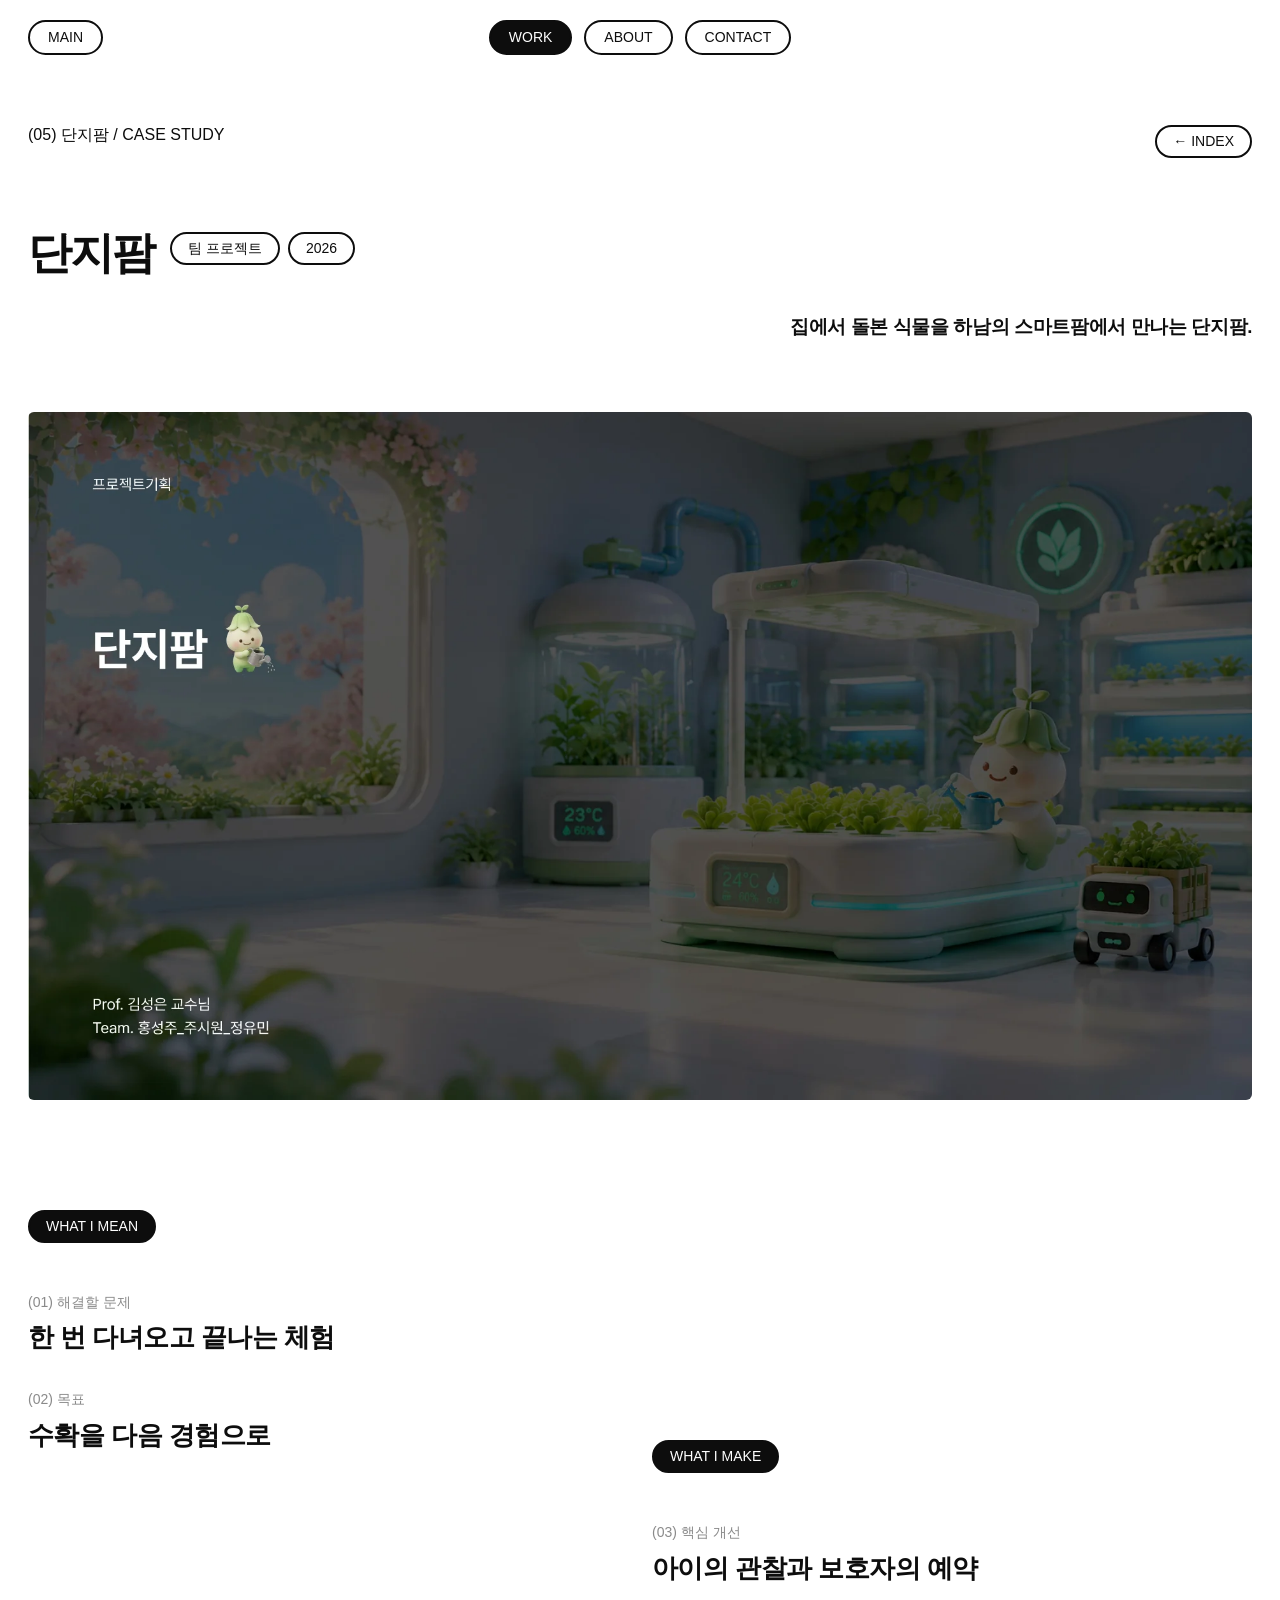
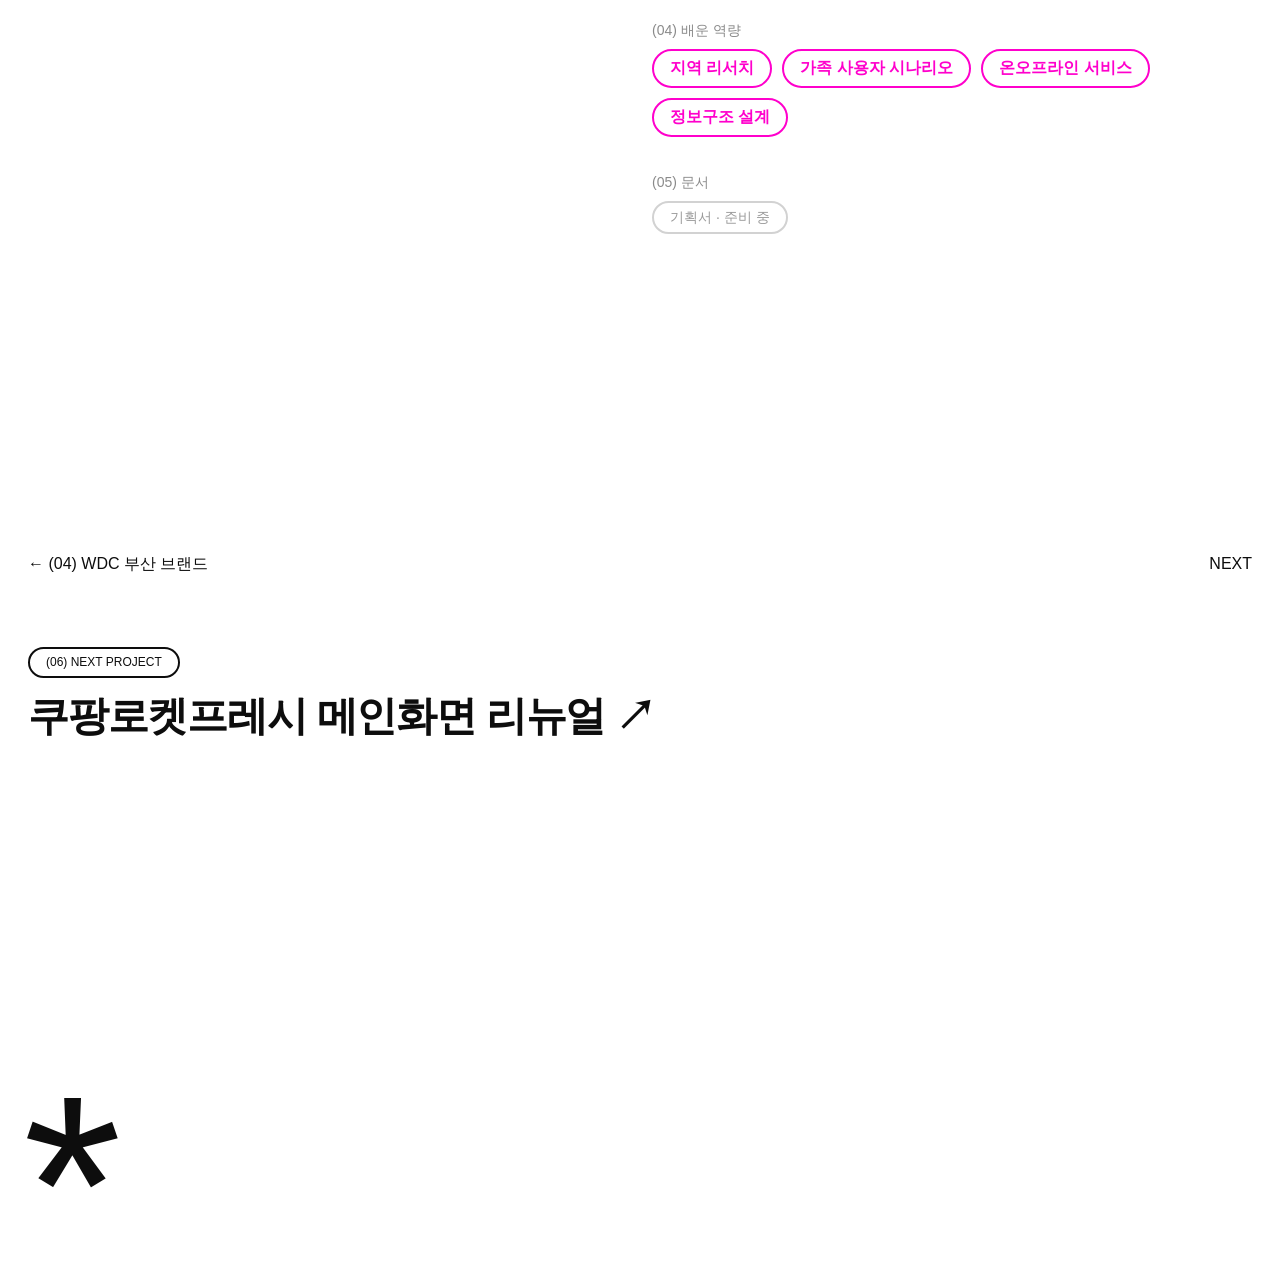
<file: project/02.html>
<!doctype html>
<html lang="ko">
<head>
<meta charset="utf-8">
<meta name="viewport" content="width=device-width, initial-scale=1">
<title>단지팜 — Yumin Jeong</title>
<meta name="description" content="단지팜 · 하남시 온-오프라인 결합 에듀테크 플랫폼">
<link rel="stylesheet" href="../assets/c01.css?v=6">
</head>
<body id="top" class="pt">
<header class="hd">
<a class="pill home" href="../index.html">Main</a>
<nav aria-label="주요 메뉴">
<a class="pill" href="../index.html#work" aria-current="page">Work</a>
<a class="pill" href="../index.html#about">About</a>
<a class="pill" href="../index.html#contact">Contact</a>
</nav>
</header>

<main>
<section class="sec first case">
<p class="lab"><span>(05) 단지팜 / Case study</span><span><a class="pill sm" href="../index.html#work">← Index</a></span></p>
<div class="chead">
<h1 class="ct up"><span class="tt">단지팜</span><span class="pills"><span class="pill sm">팀 프로젝트</span><span class="pill sm">2026</span></span></h1>
<p class="sum">집에서 돌본 식물을 하남의 스마트팜에서 만나는 단지팜.</p>
</div>
<div class="cover rv"><img src="../assets/projects/danjifarm.webp" alt="단지팜 대표 이미지" decoding="async"></div>
<div class="mm">
<div class="mean rv"><p class="pill sm solid">What I mean</p><div class="it"><p class="k">(01) 해결할 문제</p><p class="v">한 번 다녀오고 끝나는 체험</p></div><div class="it"><p class="k">(02) 목표</p><p class="v">수확을 다음 경험으로</p></div></div>
<div class="make rv"><p class="pill sm solid">What I make</p><div class="it"><p class="k">(03) 핵심 개선</p><p class="v">아이의 관찰과 보호자의 예약</p></div><div class="it"><p class="k">(04) 배운 역량</p><div class="chips"><span class="chip on">지역 리서치</span><span class="chip on">가족 사용자 시나리오</span><span class="chip on">온오프라인 서비스</span><span class="chip on">정보구조 설계</span></div></div><div class="it"><p class="k">(05) 문서</p><div class="chips"><span class="pill sm off">기획서 · 준비 중</span></div></div></div>
</div>
</section>
<nav class="sec pager" aria-label="다른 프로젝트">
<p class="lab"><span><a href="06.html">← (04) WDC 부산 브랜드</a></span><span>Next</span></p>
<a class="nx" href="04.html"><span class="pill sm">(06) Next project</span><span class="t up">쿠팡로켓프레시 메인화면 리뉴얼 ↗</span></a>
</nav>
</main>

<footer class="ft">
<a class="ast" href="#top" aria-label="맨 위로">*</a>
</footer>
<script src="../assets/c01.js?v=1"></script>
</body>
</html>
</file>
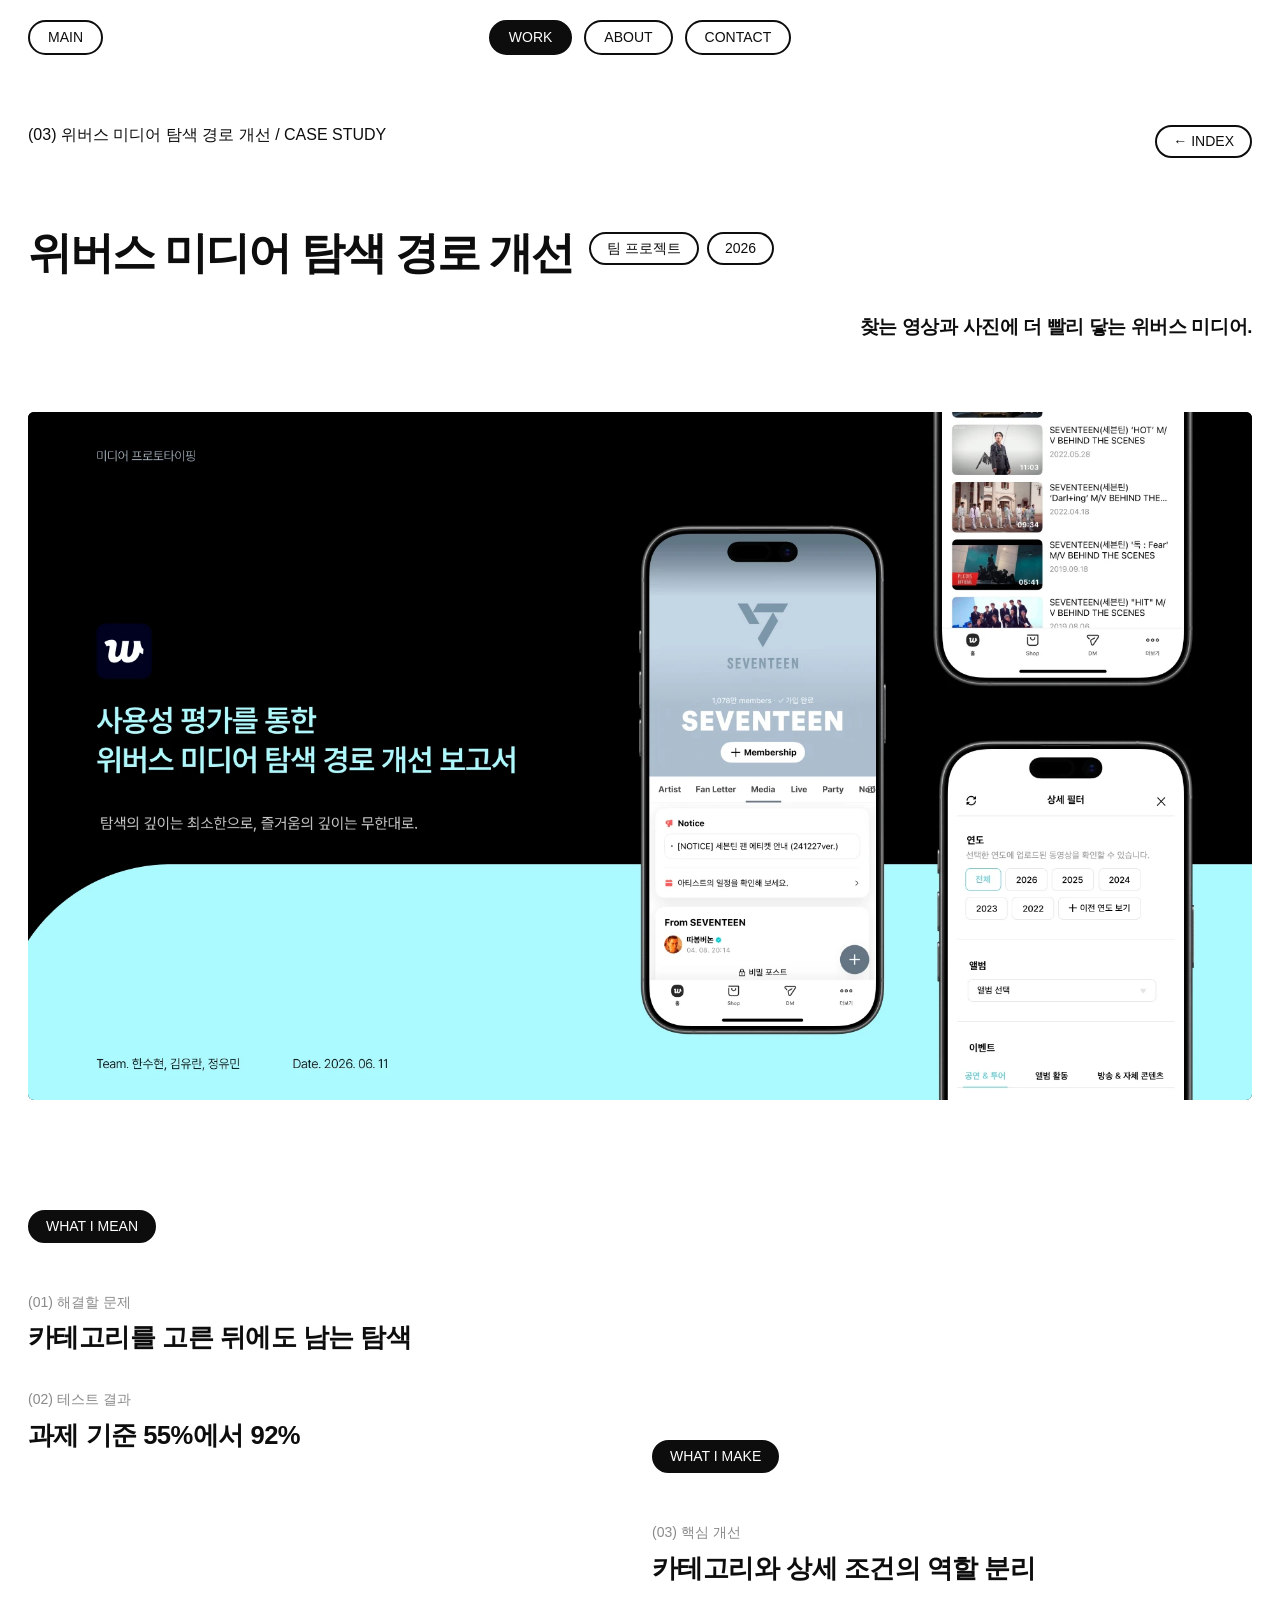
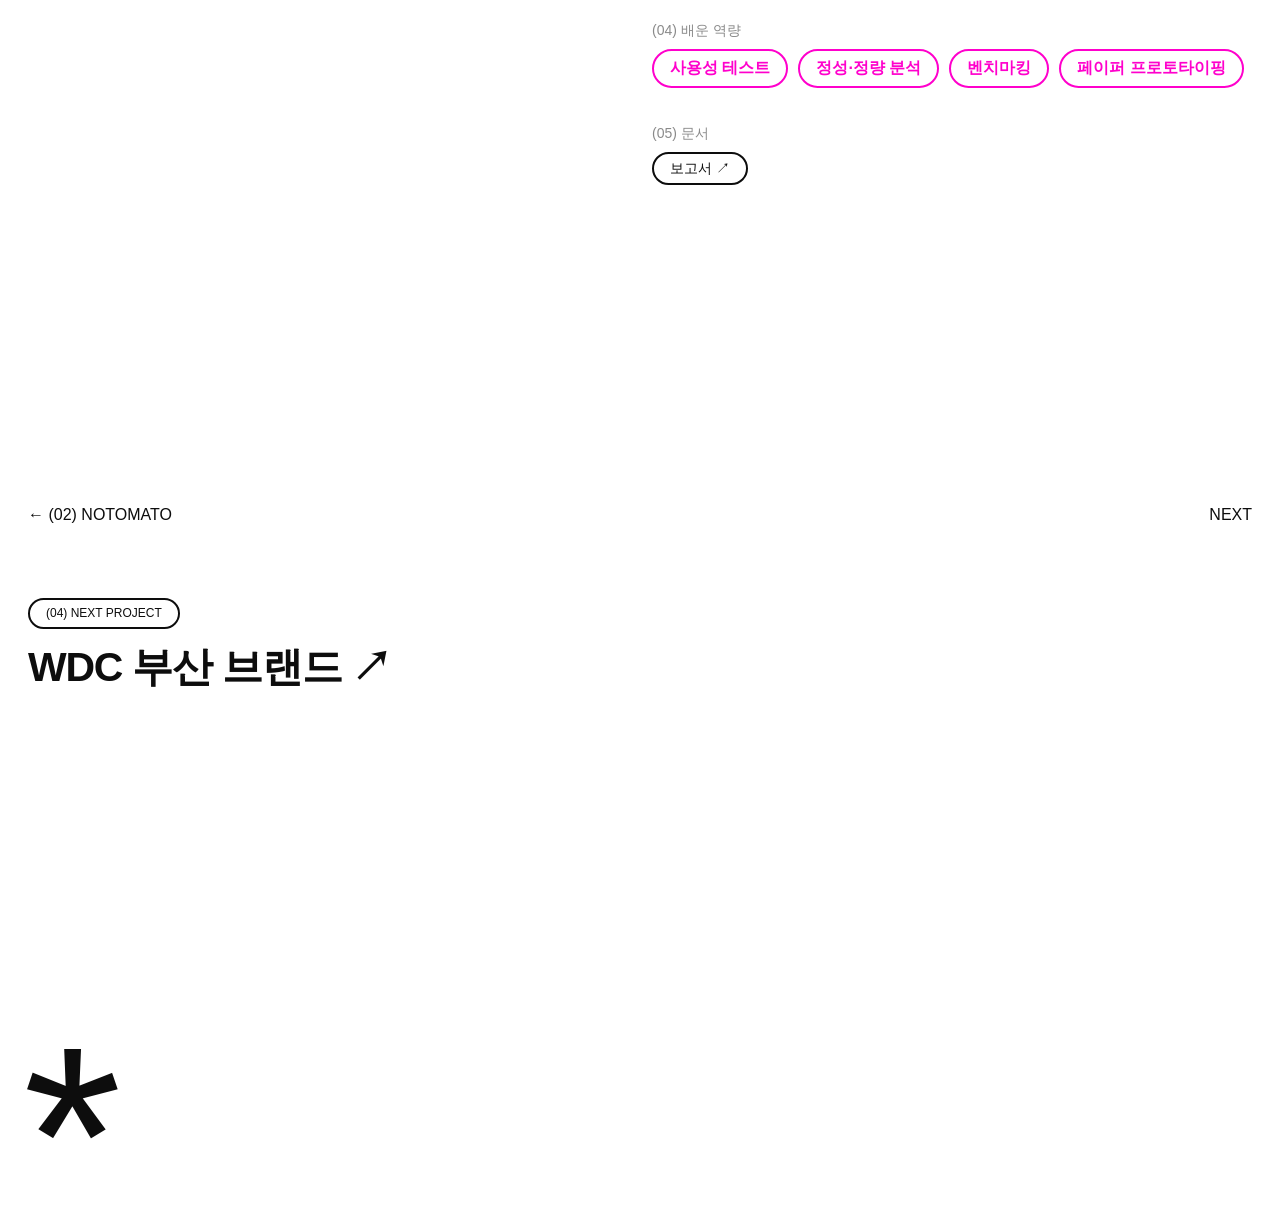
<file: project/03.html>
<!doctype html>
<html lang="ko">
<head>
<meta charset="utf-8">
<meta name="viewport" content="width=device-width, initial-scale=1">
<title>위버스 미디어 탐색 경로 개선 — Yumin Jeong</title>
<meta name="description" content="위버스 미디어 탐색 경로 개선 · 사용성 평가를 통한 위버스 미디어 탐색 경로 개선">
<link rel="stylesheet" href="../assets/c01.css?v=6">
</head>
<body id="top" class="pt">
<header class="hd">
<a class="pill home" href="../index.html">Main</a>
<nav aria-label="주요 메뉴">
<a class="pill" href="../index.html#work" aria-current="page">Work</a>
<a class="pill" href="../index.html#about">About</a>
<a class="pill" href="../index.html#contact">Contact</a>
</nav>
</header>

<main>
<section class="sec first case">
<p class="lab"><span>(03) 위버스 미디어 탐색 경로 개선 / Case study</span><span><a class="pill sm" href="../index.html#work">← Index</a></span></p>
<div class="chead">
<h1 class="ct up"><span class="tt">위버스 미디어 탐색 경로 개선</span><span class="pills"><span class="pill sm">팀 프로젝트</span><span class="pill sm">2026</span></span></h1>
<p class="sum">찾는 영상과 사진에 더 빨리 닿는 위버스 미디어.</p>
</div>
<div class="cover rv" style="background:#000000"><img src="../assets/projects/weverse.webp" alt="위버스 미디어 탐색 경로 개선 대표 이미지" decoding="async"></div>
<div class="mm">
<div class="mean rv"><p class="pill sm solid">What I mean</p><div class="it"><p class="k">(01) 해결할 문제</p><p class="v">카테고리를 고른 뒤에도 남는 탐색</p></div><div class="it"><p class="k">(02) 테스트 결과</p><p class="v">과제 기준 55%에서 92%</p></div></div>
<div class="make rv"><p class="pill sm solid">What I make</p><div class="it"><p class="k">(03) 핵심 개선</p><p class="v">카테고리와 상세 조건의 역할 분리</p></div><div class="it"><p class="k">(04) 배운 역량</p><div class="chips"><span class="chip on">사용성 테스트</span><span class="chip on">정성·정량 분석</span><span class="chip on">벤치마킹</span><span class="chip on">페이퍼 프로토타이핑</span></div></div><div class="it"><p class="k">(05) 문서</p><div class="chips"><a class="pill sm" href="../assets/docs/weverse-report.pdf" target="_blank" rel="noopener">보고서 ↗</a></div></div></div>
</div>
</section>
<nav class="sec pager" aria-label="다른 프로젝트">
<p class="lab"><span><a href="01.html">← (02) NOTOMATO</a></span><span>Next</span></p>
<a class="nx" href="06.html"><span class="pill sm">(04) Next project</span><span class="t up">WDC 부산 브랜드 ↗</span></a>
</nav>
</main>

<footer class="ft">
<a class="ast" href="#top" aria-label="맨 위로">*</a>
</footer>
<script src="../assets/c01.js?v=1"></script>
</body>
</html>
</file>
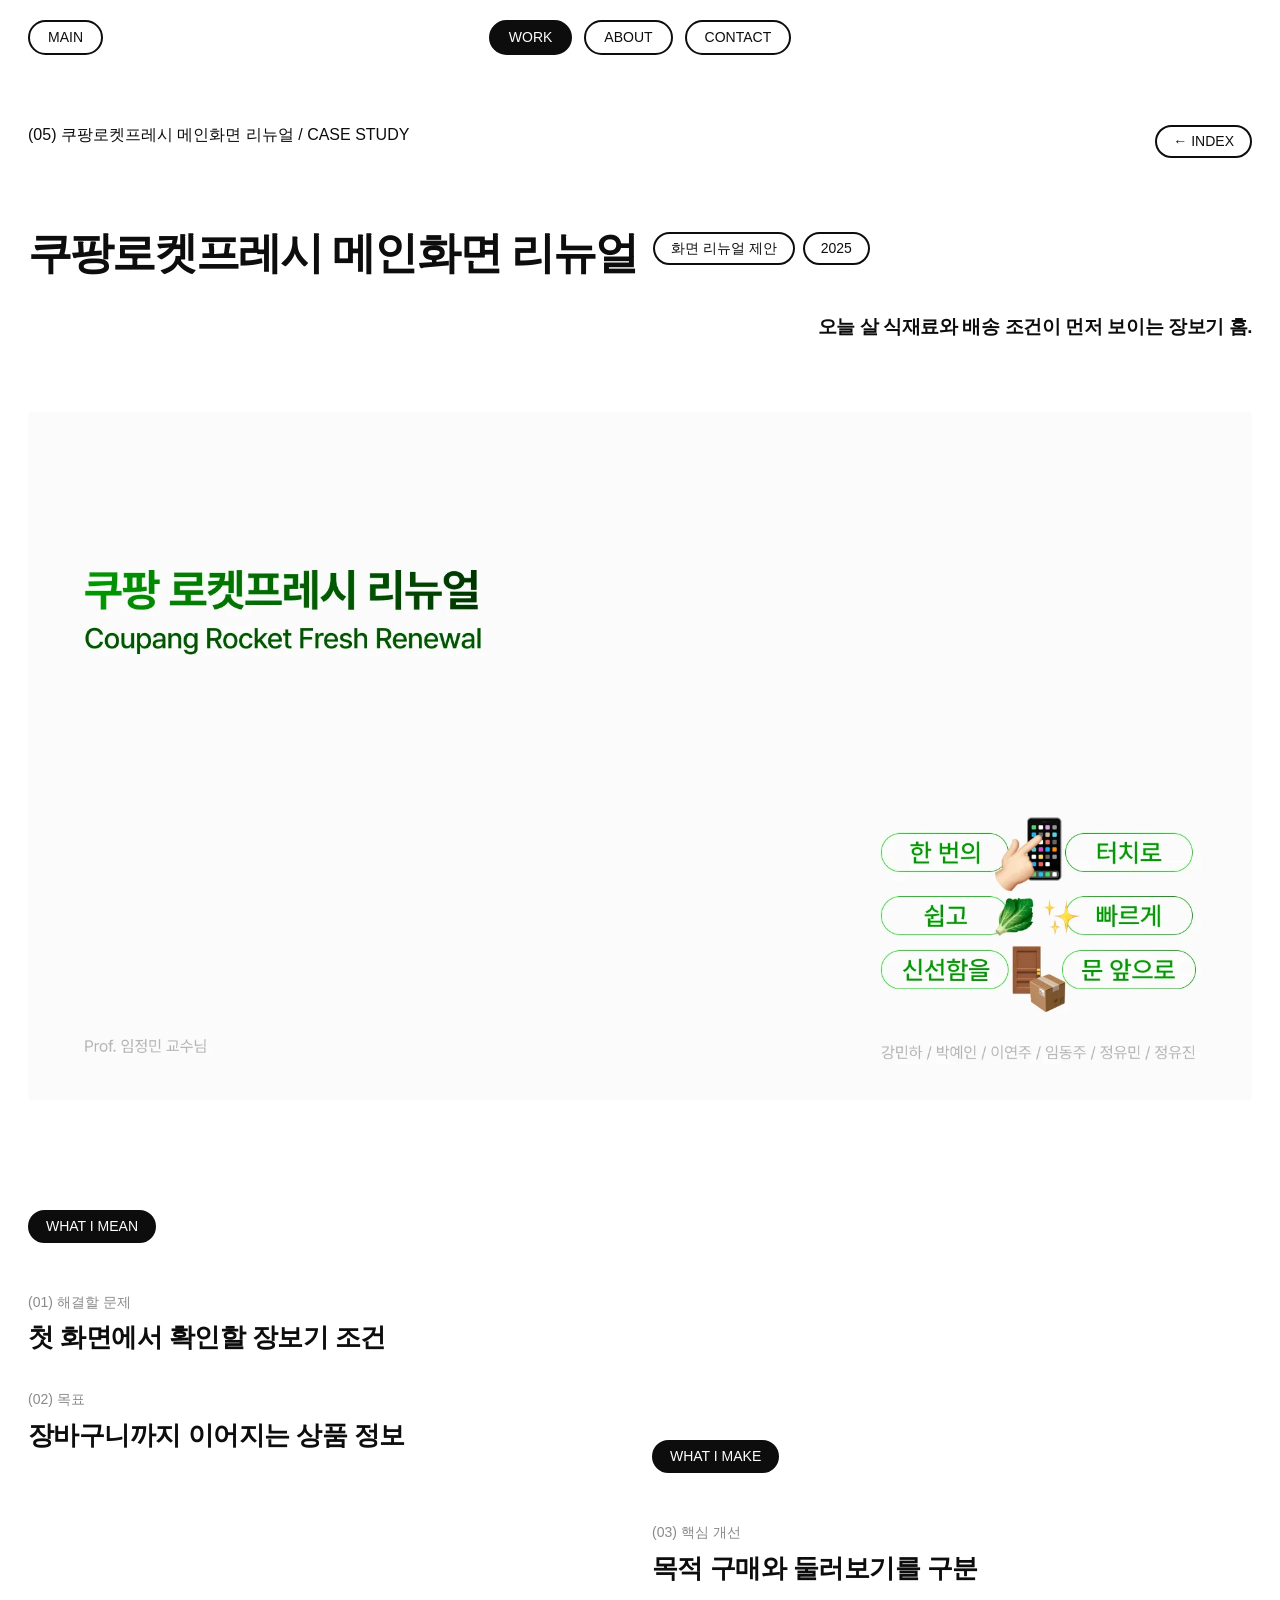
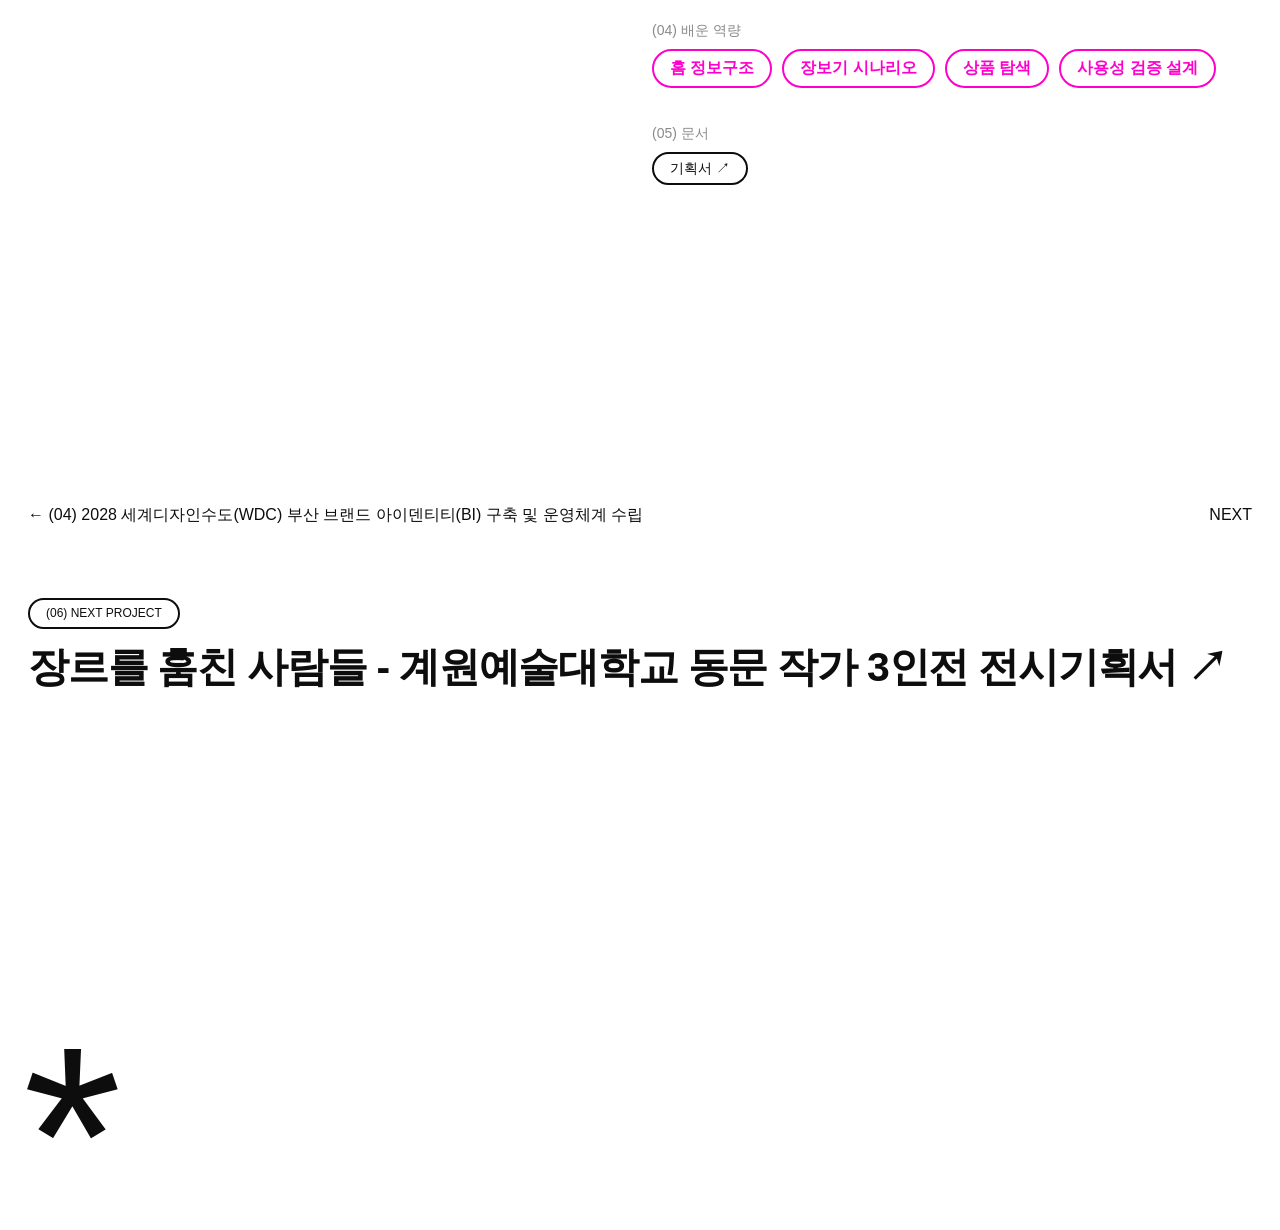
<file: project/04.html>
<!doctype html>
<html lang="ko">
<head>
<meta charset="utf-8">
<meta name="viewport" content="width=device-width, initial-scale=1">
<title>쿠팡로켓프레시 메인화면 리뉴얼 — Yumin Jeong</title>
<meta name="description" content="쿠팡로켓프레시 메인화면 리뉴얼 · 쿠팡로켓프레시 메인화면 리뉴얼">
<link rel="stylesheet" href="../assets/c01.css?v=6">
</head>
<body id="top" class="pt">
<header class="hd">
<a class="pill home" href="../index.html">Main</a>
<nav aria-label="주요 메뉴">
<a class="pill" href="../index.html#work" aria-current="page">Work</a>
<a class="pill" href="../index.html#about">About</a>
<a class="pill" href="../index.html#contact">Contact</a>
</nav>
</header>

<main>
<section class="sec first case">
<p class="lab"><span>(05) 쿠팡로켓프레시 메인화면 리뉴얼 / Case study</span><span><a class="pill sm" href="../index.html#work">← Index</a></span></p>
<div class="chead">
<h1 class="ct up"><span class="tt">쿠팡로켓프레시 메인화면 리뉴얼</span><span class="pills"><span class="pill sm">화면 리뉴얼 제안</span><span class="pill sm">2025</span></span></h1>
<p class="sum">오늘 살 식재료와 배송 조건이 먼저 보이는 장보기 홈.</p>
</div>
<div class="cover rv"><img src="../assets/projects/coupang-fresh.webp" alt="쿠팡로켓프레시 메인화면 리뉴얼 대표 이미지" decoding="async"></div>
<div class="mm">
<div class="mean rv"><p class="pill sm solid">What I mean</p><div class="it"><p class="k">(01) 해결할 문제</p><p class="v">첫 화면에서 확인할 장보기 조건</p></div><div class="it"><p class="k">(02) 목표</p><p class="v">장바구니까지 이어지는 상품 정보</p></div></div>
<div class="make rv"><p class="pill sm solid">What I make</p><div class="it"><p class="k">(03) 핵심 개선</p><p class="v">목적 구매와 둘러보기를 구분</p></div><div class="it"><p class="k">(04) 배운 역량</p><div class="chips"><span class="chip on">홈 정보구조</span><span class="chip on">장보기 시나리오</span><span class="chip on">상품 탐색</span><span class="chip on">사용성 검증 설계</span></div></div><div class="it"><p class="k">(05) 문서</p><div class="chips"><a class="pill sm" href="../assets/docs/coupang-plan.pdf" target="_blank" rel="noopener">기획서 ↗</a></div></div></div>
</div>
</section>
<nav class="sec pager" aria-label="다른 프로젝트">
<p class="lab"><span><a href="06.html">← (04) 2028 세계디자인수도(WDC) 부산 브랜드 아이덴티티(BI) 구축 및 운영체계 수립</a></span><span>Next</span></p>
<a class="nx" href="07.html"><span class="pill sm">(06) Next project</span><span class="t up">장르를 훔친 사람들 - 계원예술대학교 동문 작가 3인전 전시기획서 ↗</span></a>
</nav>
</main>

<footer class="ft">
<a class="ast" href="#top" aria-label="맨 위로">*</a>
</footer>
<script src="../assets/c01.js?v=1"></script>
</body>
</html>
</file>
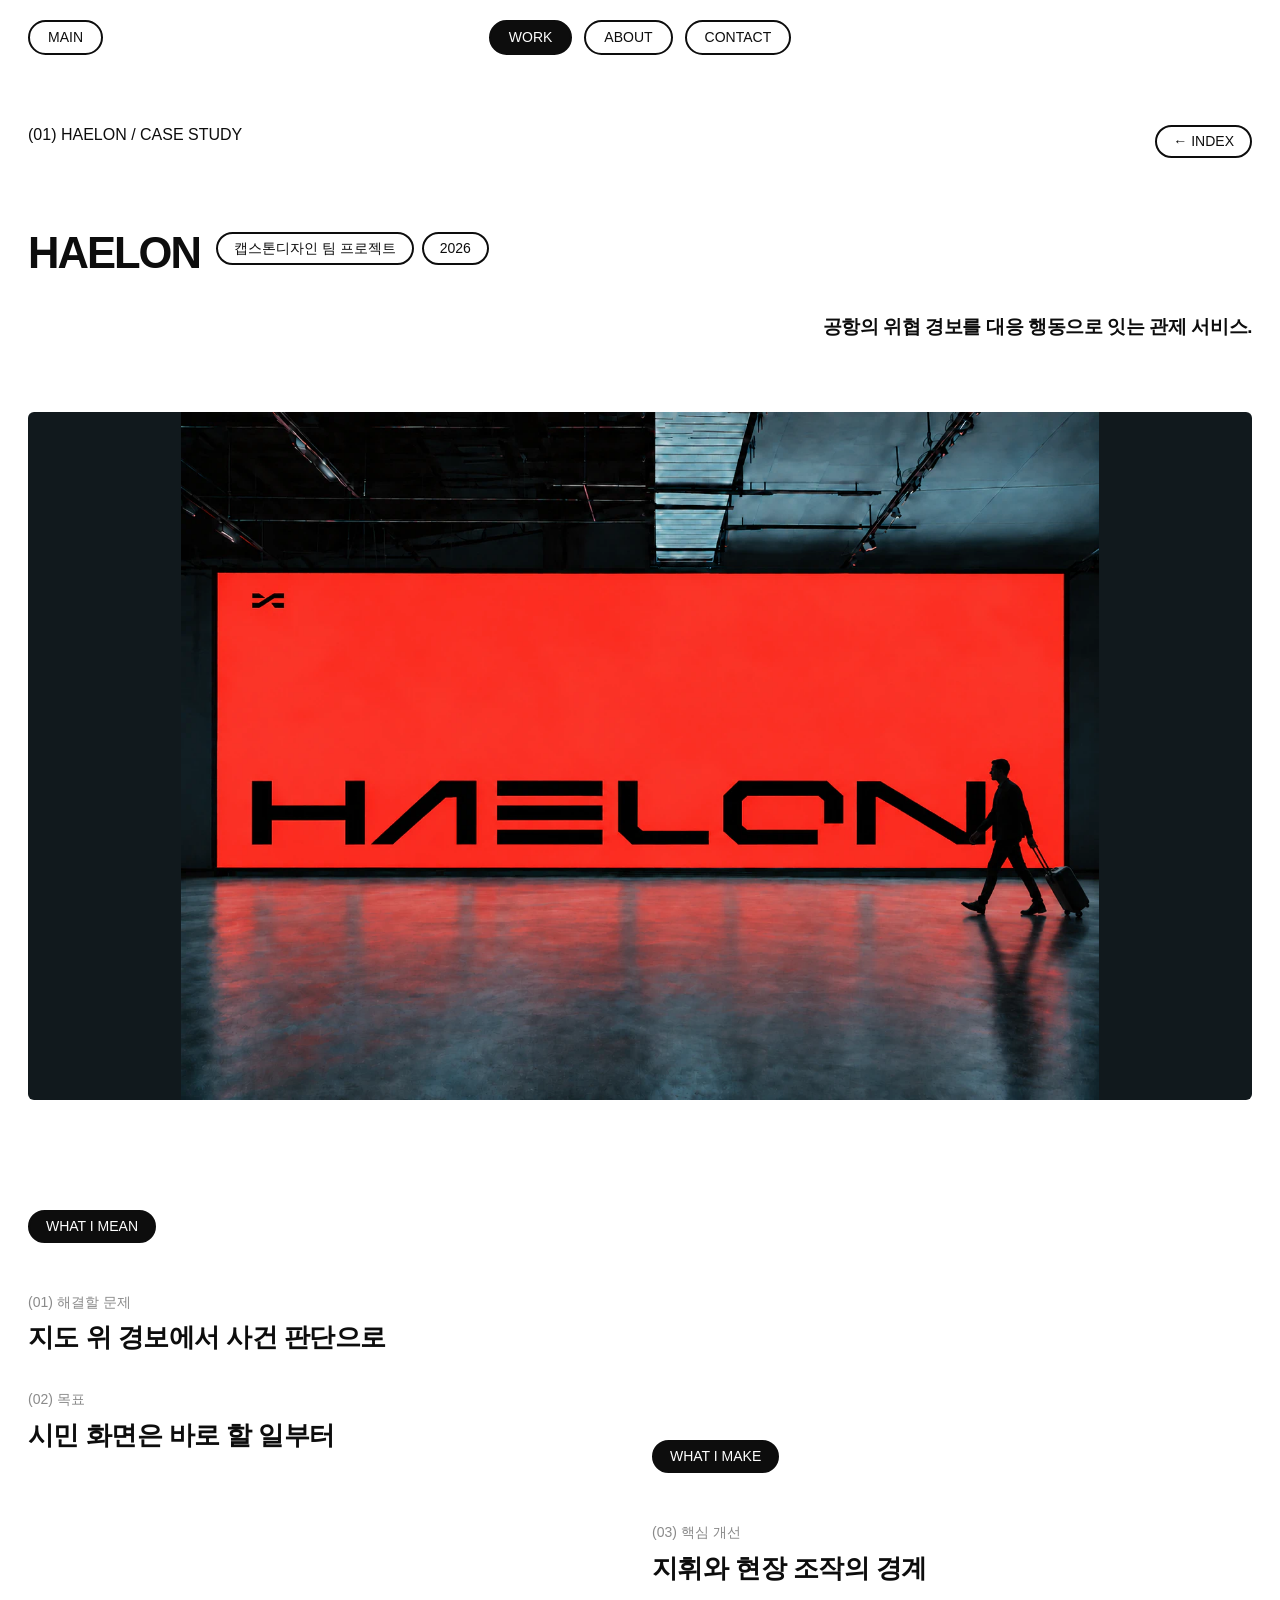
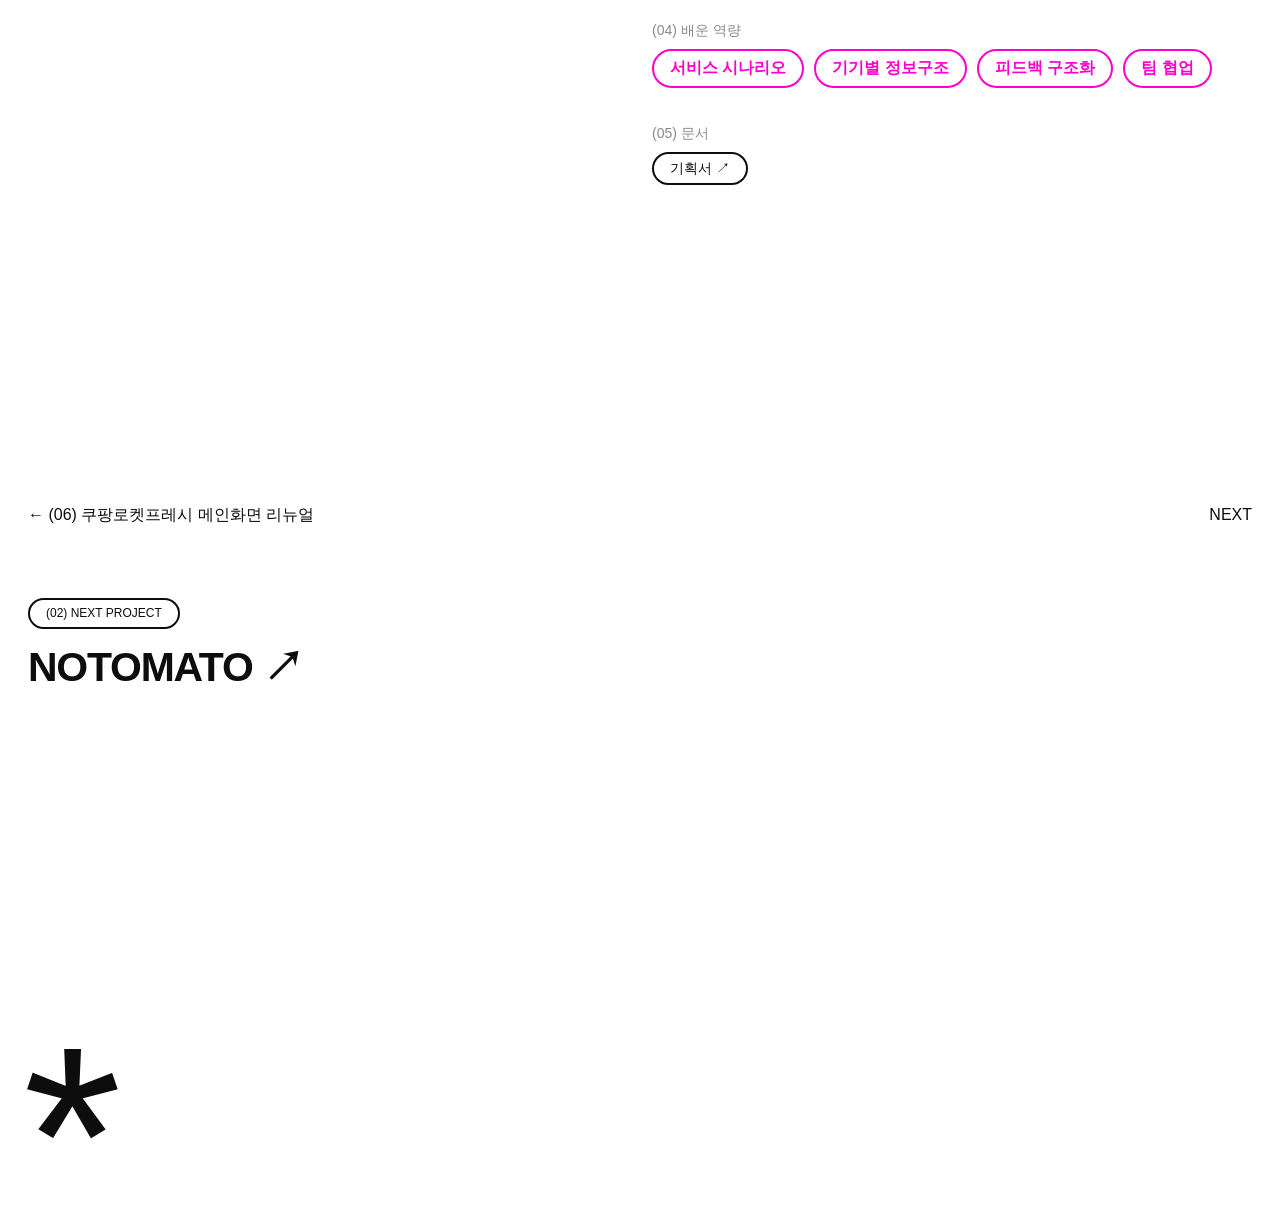
<file: project/05.html>
<!doctype html>
<html lang="ko">
<head>
<meta charset="utf-8">
<meta name="viewport" content="width=device-width, initial-scale=1">
<title>HAELON — Yumin Jeong</title>
<meta name="description" content="HAELON · 공항 드론 테러 감지·대응 통합 관제 서비스">
<link rel="stylesheet" href="../assets/c01.css?v=6">
</head>
<body id="top" class="pt">
<header class="hd">
<a class="pill home" href="../index.html">Main</a>
<nav aria-label="주요 메뉴">
<a class="pill" href="../index.html#work" aria-current="page">Work</a>
<a class="pill" href="../index.html#about">About</a>
<a class="pill" href="../index.html#contact">Contact</a>
</nav>
</header>

<main>
<section class="sec first case">
<p class="lab"><span>(01) HAELON / Case study</span><span><a class="pill sm" href="../index.html#work">← Index</a></span></p>
<div class="chead">
<h1 class="ct up"><span class="tt">HAELON</span><span class="pills"><span class="pill sm">캡스톤디자인 팀 프로젝트</span><span class="pill sm">2026</span></span></h1>
<p class="sum">공항의 위협 경보를 대응 행동으로 잇는 관제 서비스.</p>
</div>
<div class="cover rv" style="background:#11191d"><img src="../assets/projects/haelon.webp" alt="HAELON 대표 이미지" decoding="async"></div>
<div class="mm">
<div class="mean rv"><p class="pill sm solid">What I mean</p><div class="it"><p class="k">(01) 해결할 문제</p><p class="v">지도 위 경보에서 사건 판단으로</p></div><div class="it"><p class="k">(02) 목표</p><p class="v">시민 화면은 바로 할 일부터</p></div></div>
<div class="make rv"><p class="pill sm solid">What I make</p><div class="it"><p class="k">(03) 핵심 개선</p><p class="v">지휘와 현장 조작의 경계</p></div><div class="it"><p class="k">(04) 배운 역량</p><div class="chips"><span class="chip on">서비스 시나리오</span><span class="chip on">기기별 정보구조</span><span class="chip on">피드백 구조화</span><span class="chip on">팀 협업</span></div></div><div class="it"><p class="k">(05) 문서</p><div class="chips"><a class="pill sm" href="../assets/docs/haelon-plan.pdf" target="_blank" rel="noopener">기획서 ↗</a></div></div></div>
</div>
</section>
<nav class="sec pager" aria-label="다른 프로젝트">
<p class="lab"><span><a href="04.html">← (06) 쿠팡로켓프레시 메인화면 리뉴얼</a></span><span>Next</span></p>
<a class="nx" href="01.html"><span class="pill sm">(02) Next project</span><span class="t up">NOTOMATO ↗</span></a>
</nav>
</main>

<footer class="ft">
<a class="ast" href="#top" aria-label="맨 위로">*</a>
</footer>
<script src="../assets/c01.js?v=1"></script>
</body>
</html>
</file>
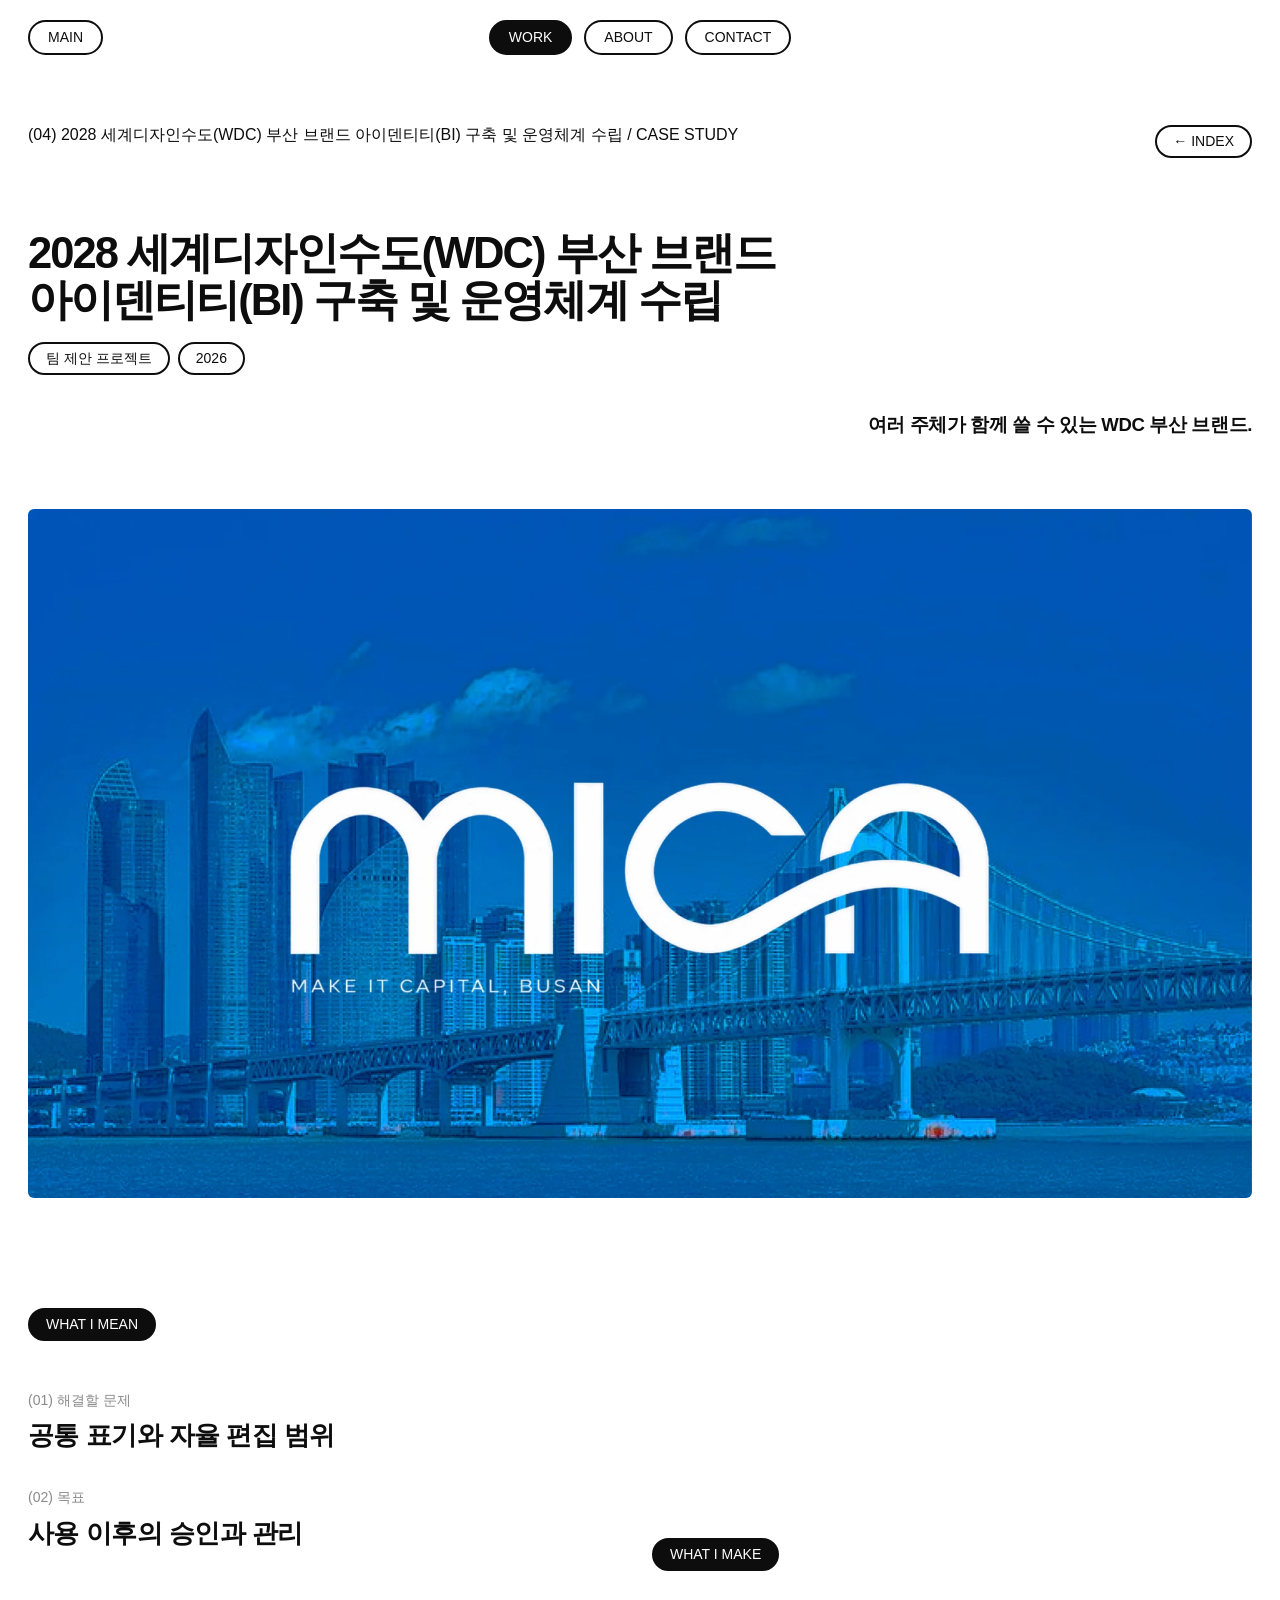
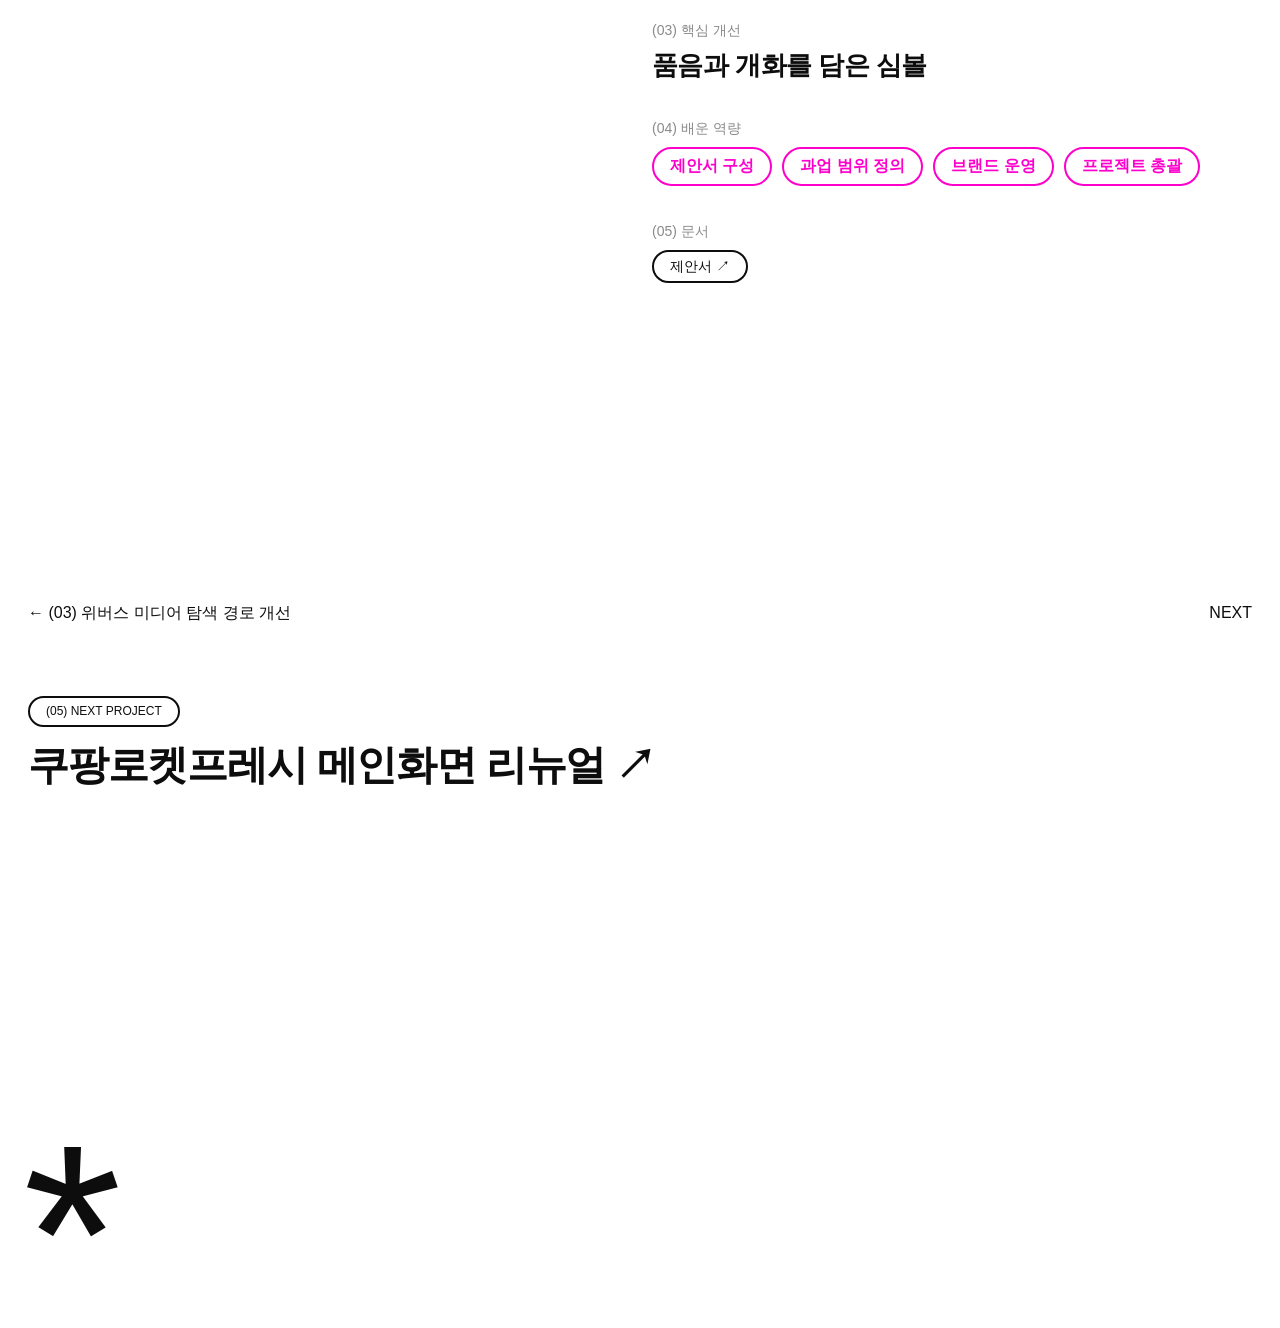
<file: project/06.html>
<!doctype html>
<html lang="ko">
<head>
<meta charset="utf-8">
<meta name="viewport" content="width=device-width, initial-scale=1">
<title>2028 세계디자인수도(WDC) 부산 브랜드 아이덴티티(BI) 구축 및 운영체계 수립 — Yumin Jeong</title>
<meta name="description" content="2028 세계디자인수도(WDC) 부산 브랜드 아이덴티티(BI) 구축 및 운영체계 수립">
<link rel="stylesheet" href="../assets/c01.css?v=6">
</head>
<body id="top" class="pt">
<header class="hd">
<a class="pill home" href="../index.html">Main</a>
<nav aria-label="주요 메뉴">
<a class="pill" href="../index.html#work" aria-current="page">Work</a>
<a class="pill" href="../index.html#about">About</a>
<a class="pill" href="../index.html#contact">Contact</a>
</nav>
</header>

<main>
<section class="sec first case">
<p class="lab"><span>(04) 2028 세계디자인수도(WDC) 부산 브랜드 아이덴티티(BI) 구축 및 운영체계 수립 / Case study</span><span><a class="pill sm" href="../index.html#work">← Index</a></span></p>
<div class="chead">
<h1 class="ct up"><span class="tt">2028 세계디자인수도(WDC) 부산 브랜드 아이덴티티(BI) 구축 및 운영체계 수립</span><span class="pills"><span class="pill sm">팀 제안 프로젝트</span><span class="pill sm">2026</span></span></h1>
<p class="sum">여러 주체가 함께 쓸 수 있는 WDC 부산 브랜드.</p>
</div>
<div class="cover rv"><img src="../assets/projects/wdc-busan.webp" alt="2028 세계디자인수도(WDC) 부산 브랜드 아이덴티티(BI) 구축 및 운영체계 수립 대표 이미지" decoding="async"></div>
<div class="mm">
<div class="mean rv"><p class="pill sm solid">What I mean</p><div class="it"><p class="k">(01) 해결할 문제</p><p class="v">공통 표기와 자율 편집 범위</p></div><div class="it"><p class="k">(02) 목표</p><p class="v">사용 이후의 승인과 관리</p></div></div>
<div class="make rv"><p class="pill sm solid">What I make</p><div class="it"><p class="k">(03) 핵심 개선</p><p class="v">품음과 개화를 담은 심볼</p></div><div class="it"><p class="k">(04) 배운 역량</p><div class="chips"><span class="chip on">제안서 구성</span><span class="chip on">과업 범위 정의</span><span class="chip on">브랜드 운영</span><span class="chip on">프로젝트 총괄</span></div></div><div class="it"><p class="k">(05) 문서</p><div class="chips"><a class="pill sm" href="../assets/docs/wdc-busan-proposal.pdf" target="_blank" rel="noopener">제안서 ↗</a></div></div></div>
</div>
</section>
<nav class="sec pager" aria-label="다른 프로젝트">
<p class="lab"><span><a href="03.html">← (03) 위버스 미디어 탐색 경로 개선</a></span><span>Next</span></p>
<a class="nx" href="04.html"><span class="pill sm">(05) Next project</span><span class="t up">쿠팡로켓프레시 메인화면 리뉴얼 ↗</span></a>
</nav>
</main>

<footer class="ft">
<a class="ast" href="#top" aria-label="맨 위로">*</a>
</footer>
<script src="../assets/c01.js?v=1"></script>
</body>
</html>
</file>
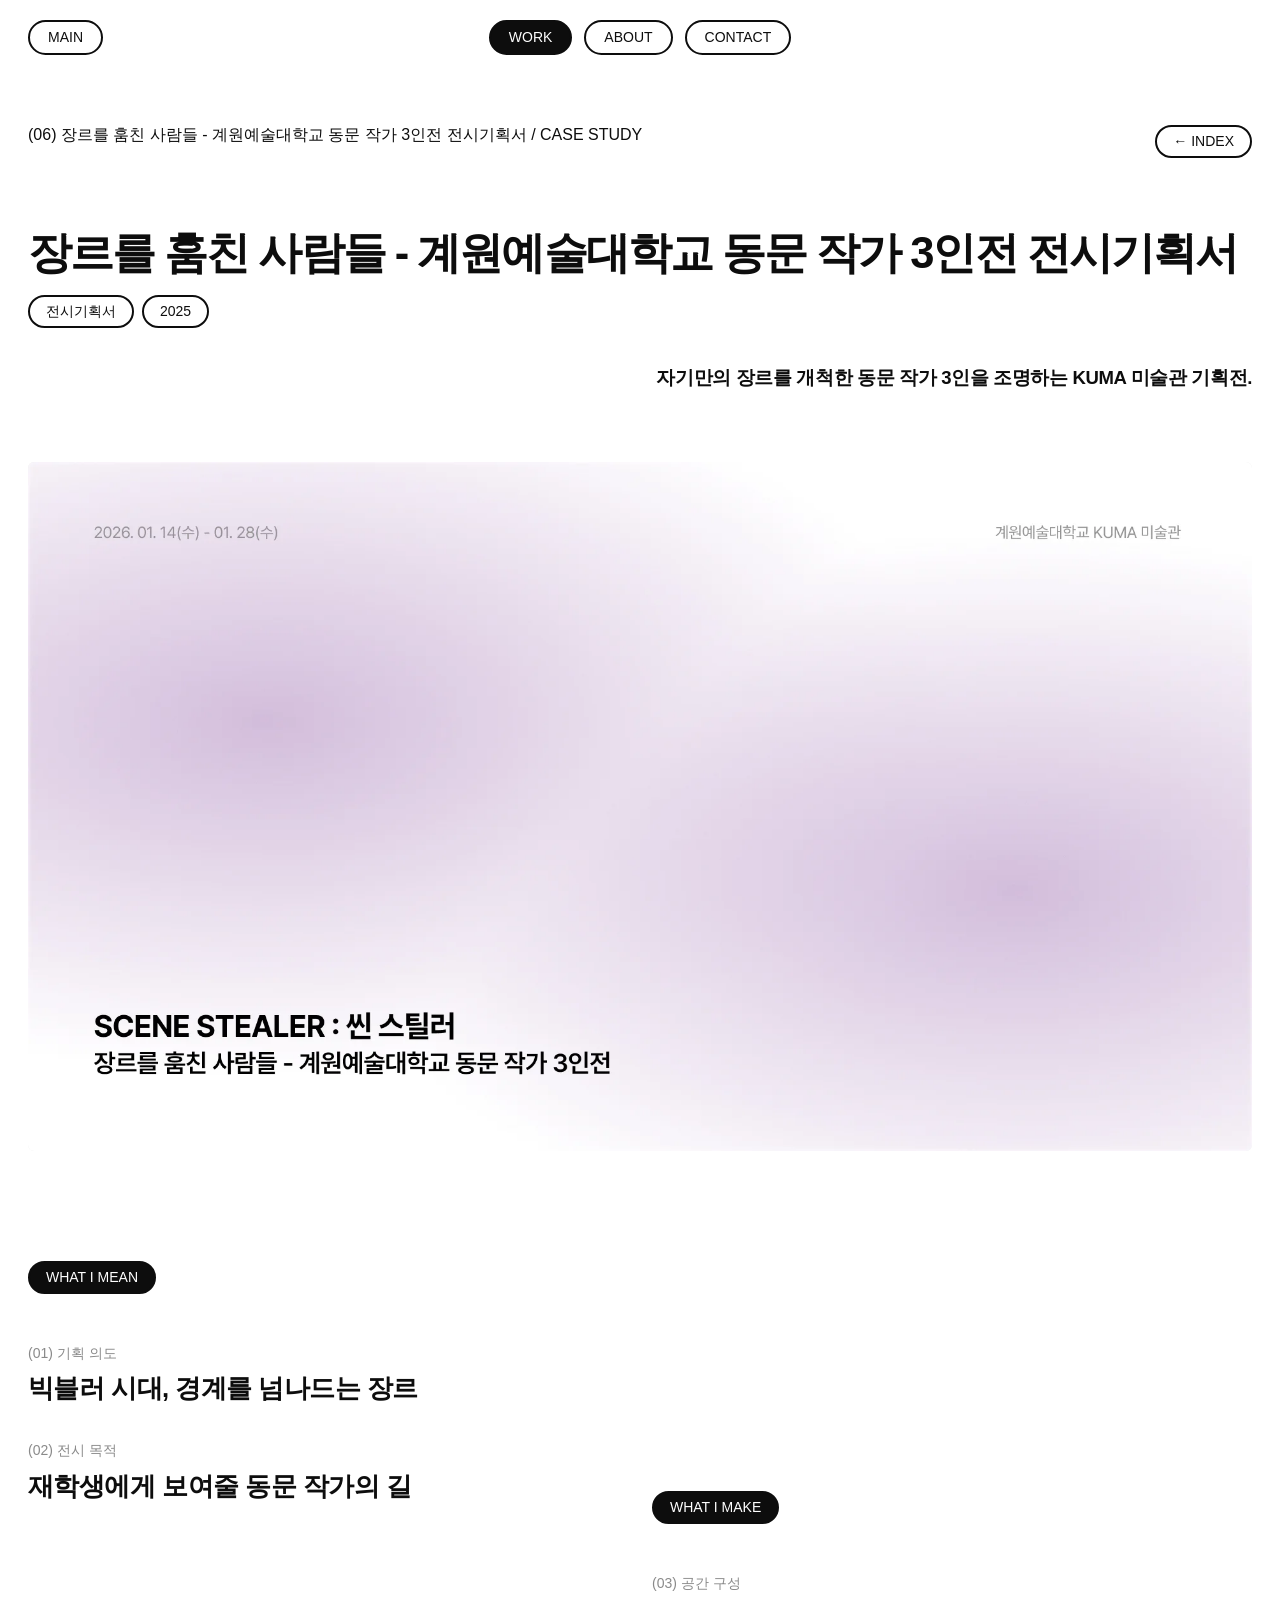
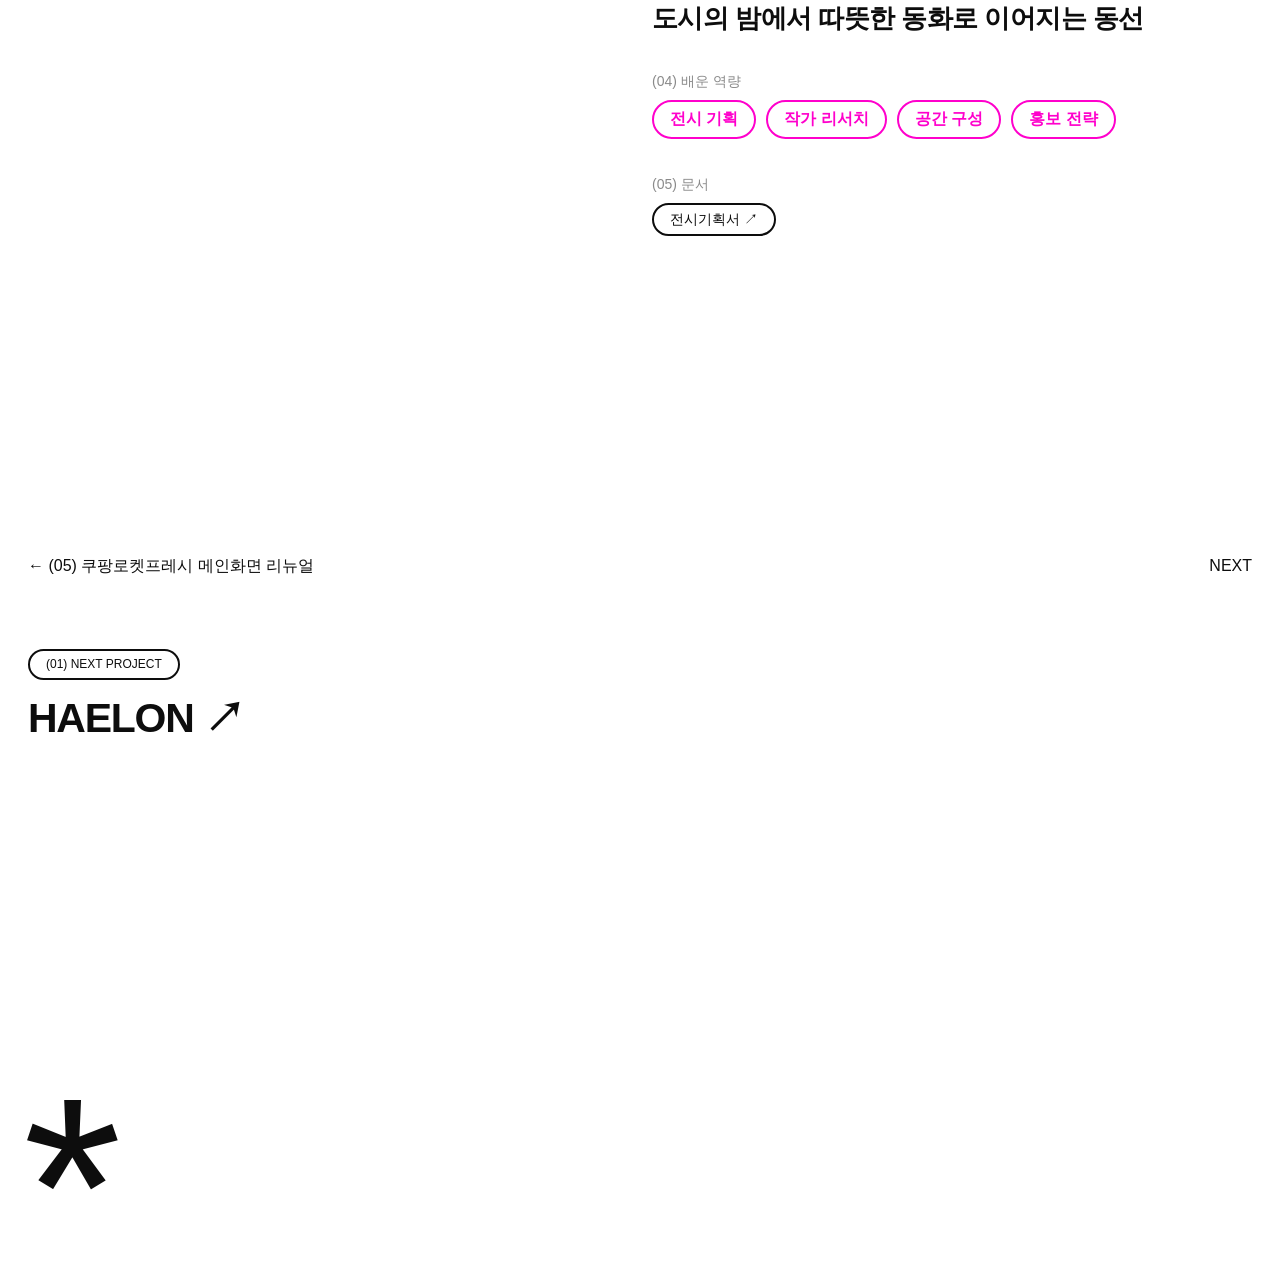
<file: project/07.html>
<!doctype html>
<html lang="ko">
<head>
<meta charset="utf-8">
<meta name="viewport" content="width=device-width, initial-scale=1">
<title>장르를 훔친 사람들 - 계원예술대학교 동문 작가 3인전 전시기획서 — Yumin Jeong</title>
<meta name="description" content="SCENE STEALER : 씬 스틸러 — 장르를 훔친 사람들, 계원예술대학교 동문 작가 3인전 전시기획서">
<link rel="stylesheet" href="../assets/c01.css?v=6">
</head>
<body id="top" class="pt">
<header class="hd">
<a class="pill home" href="../index.html">Main</a>
<nav aria-label="주요 메뉴">
<a class="pill" href="../index.html#work" aria-current="page">Work</a>
<a class="pill" href="../index.html#about">About</a>
<a class="pill" href="../index.html#contact">Contact</a>
</nav>
</header>

<main>
<section class="sec first case">
<p class="lab"><span>(06) 장르를 훔친 사람들 - 계원예술대학교 동문 작가 3인전 전시기획서 / Case study</span><span><a class="pill sm" href="../index.html#work">← Index</a></span></p>
<div class="chead">
<h1 class="ct up"><span class="tt">장르를 훔친 사람들 - 계원예술대학교 동문 작가 3인전 전시기획서</span><span class="pills"><span class="pill sm">전시기획서</span><span class="pill sm">2025</span></span></h1>
<p class="sum">자기만의 장르를 개척한 동문 작가 3인을 조명하는 KUMA 미술관 기획전.</p>
</div>
<div class="cover rv"><img src="../assets/projects/scene-stealer.webp" alt="장르를 훔친 사람들 전시 대표 이미지" decoding="async"></div>
<div class="mm">
<div class="mean rv"><p class="pill sm solid">What I mean</p><div class="it"><p class="k">(01) 기획 의도</p><p class="v">빅블러 시대, 경계를 넘나드는 장르</p></div><div class="it"><p class="k">(02) 전시 목적</p><p class="v">재학생에게 보여줄 동문 작가의 길</p></div></div>
<div class="make rv"><p class="pill sm solid">What I make</p><div class="it"><p class="k">(03) 공간 구성</p><p class="v">도시의 밤에서 따뜻한 동화로 이어지는 동선</p></div><div class="it"><p class="k">(04) 배운 역량</p><div class="chips"><span class="chip on">전시 기획</span><span class="chip on">작가 리서치</span><span class="chip on">공간 구성</span><span class="chip on">홍보 전략</span></div></div><div class="it"><p class="k">(05) 문서</p><div class="chips"><a class="pill sm" href="../assets/docs/exhibition-plan.pdf" target="_blank" rel="noopener">전시기획서 ↗</a></div></div></div>
</div>
</section>
<nav class="sec pager" aria-label="다른 프로젝트">
<p class="lab"><span><a href="04.html">← (05) 쿠팡로켓프레시 메인화면 리뉴얼</a></span><span>Next</span></p>
<a class="nx" href="05.html"><span class="pill sm">(01) Next project</span><span class="t up">HAELON ↗</span></a>
</nav>
</main>

<footer class="ft">
<a class="ast" href="#top" aria-label="맨 위로">*</a>
</footer>
<script src="../assets/c01.js?v=1"></script>
</body>
</html>
</file>
<file: assets/c01.css>
@font-face{font-family:'Pretendard',-apple-system,BlinkMacSystemFont,sans-serif;src:url(fonts/PretendardVariable.woff2) format('woff2-variations'),url(fonts/PretendardVariable.woff2) format('woff2');font-weight:45 920;font-style:normal;font-display:swap}
/* Concept01 — Oh, you mean Yumin? (zigzag rows, pills, heavy grotesk) */
:root{
  --ink:#0d0d0d; --mute:#8a8a8a; --soft:#555; --hair:#e4e4e4; --fill:#efefef; --bg:#fff; --pink:#ff00cc;
  --pad:28px;
  --sans:'Pretendard',-apple-system,BlinkMacSystemFont,sans-serif;
  --ko:'Pretendard',-apple-system,BlinkMacSystemFont,sans-serif;
  --giant:clamp(52px,11vw,212px);
}
*{box-sizing:border-box}
html{scroll-behavior:smooth}
body{margin:0;background:var(--bg);color:var(--ink);font-family:var(--sans);font-weight:500;font-size:16px;line-height:1.3;-webkit-font-smoothing:antialiased;overflow-x:hidden;font-variant-numeric:tabular-nums}
a{color:inherit;text-decoration:none}
a:focus-visible,button:focus-visible{outline:2px solid var(--ink);outline-offset:3px}
button{font:inherit;color:inherit;background:none;border:0;padding:0;cursor:pointer}
img{display:block;max-width:100%}
.up{text-transform:uppercase}
.na{color:var(--mute)}
section[id]{scroll-margin-top:80px}

/* Pretendard for descriptive pages and sections (400–600) */
.pt{--sans:'Pretendard',-apple-system,BlinkMacSystemFont,sans-serif;--ko:'Pretendard',-apple-system,BlinkMacSystemFont,sans-serif;font-family:var(--sans)}
.pt .giant,.pt .ah,.pt .ct,.pt .clist .v,.pt .pager .t{font-weight:600}
.hd,.ft,.hero{--sans:'Pretendard',-apple-system,BlinkMacSystemFont,sans-serif;font-family:var(--sans)}

/* pill */
.pill{display:inline-flex;align-items:center;gap:.4em;padding:8px 18px 9px;border:2px solid var(--ink);border-radius:999px;font-family:var(--sans);font-weight:500;font-size:clamp(14px,1.05vw,20px);line-height:1;letter-spacing:0;text-transform:uppercase;white-space:nowrap;transition:color .25s ease,border-color .25s ease,background-color .25s ease}
a.pill:hover,button.pill:hover{color:var(--pink);border-color:var(--pink)}
.pill.sm{padding:7px 16px 8px}
.pill.solid{background:var(--ink);color:#fff}
.pill.lg{font-family:var(--ko);font-weight:600;font-size:clamp(16px,1.3vw,22px);padding:12px 22px 13px;text-transform:none}

/* header */
.hd{position:sticky;top:0;z-index:20;display:grid;grid-template-columns:1fr auto 1fr;align-items:center;gap:12px;padding:20px var(--pad) 14px;background:rgba(255,255,255,.94);backdrop-filter:blur(6px);-webkit-backdrop-filter:blur(6px)}
.hd nav{display:flex;gap:12px}
.hd .home{justify-self:start}
.hd .loc{justify-self:end;text-transform:uppercase;font-size:clamp(13px,.9vw,16px)}
.hd nav a.pill[aria-current]{background:var(--ink);color:#fff}
.hd nav a.pill[aria-current]:hover{background:var(--pink);border-color:var(--pink);color:#fff}

/* hero: zigzag rows */
.hero{min-height:calc(100vh - 76px);min-height:calc(100svh - 76px);padding:24px var(--pad) 30px;display:flex;flex-direction:column;justify-content:flex-end}
.hero h1{margin:0;display:flex;flex-direction:column;gap:clamp(10px,1.2vw,22px);font-weight:700;font-size:var(--giant);line-height:.8;letter-spacing:-.045em;white-space:nowrap}
.hero .r{display:flex;justify-content:space-between;align-items:center;gap:24px}
.hero .w{display:flex;align-items:flex-start;gap:12px}
.hero .w.end{align-items:flex-end}
.hero .w .pill{margin-top:.05em;text-transform:none}
.hero .w.end .pill{margin:0 0 .2em}
.hero .pill.accent{border-color:var(--pink);color:var(--pink)}
.hero .img{flex:none;height:.8em;border-radius:6px;overflow:hidden;background:var(--fill)}
.hero .img img{width:100%;height:100%;object-fit:cover}
.hero .img.a{width:2.64em}
.hero .img.a img{object-position:46% 40%}
.hero .img.b{width:1.42em;background:#11191d}

/* sections */
.sec{padding:160px var(--pad) 120px}
.sec.first{padding-top:56px}
.lab{margin:0 0 72px;display:flex;justify-content:space-between;gap:24px;text-transform:uppercase;font-size:16px}
.lab a:hover{color:var(--pink)}
.giant{margin:0;display:flex;flex-direction:column;gap:clamp(12px,1.6vw,30px);font-weight:700;font-size:var(--giant);line-height:.84;letter-spacing:-.045em;white-space:nowrap}
.giant .r{display:flex;justify-content:space-between;align-items:flex-end;gap:24px}
.giant .r.end{justify-content:flex-end}
.giant .pill{margin-bottom:.2em;text-transform:none}
.giant .r2{display:flex;align-items:flex-end;gap:14px}
.giant.mt{margin-bottom:96px;font-size:clamp(40px,7.6vw,150px)}
.intro{margin:40px 0 0;font-family:var(--ko);font-weight:400;font-size:18px;line-height:1.6;color:var(--soft);word-break:keep-all}

/* work grid (zigzag) */
.grid4{display:grid;grid-template-columns:repeat(4,minmax(0,1fr));column-gap:24px}
.works{margin-top:150px;row-gap:96px}
.card{grid-column:var(--c);grid-row:var(--r);display:flex;flex-direction:column;gap:12px;min-width:0}
.card .th{position:relative;aspect-ratio:16/9;border-radius:6px;overflow:hidden;background:var(--fill)}
.card .th img{position:absolute;inset:0;width:100%;height:100%;object-fit:cover;transition:transform .6s cubic-bezier(.2,.7,.1,1)}
.card:hover .th img{transform:scale(1.04)}
.ph{position:absolute;left:14px;bottom:12px;font-family:var(--ko);font-weight:400;font-size:14px;color:#6b6b6b}
.card .cap{display:flex;justify-content:space-between;gap:16px;text-transform:uppercase;font-size:16px}
.card .cap .t{text-align:right;font-family:var(--ko);font-weight:600;word-break:keep-all}
.card:hover .cap .t{color:var(--pink)}
.card .sub{display:flex;justify-content:space-between;gap:16px;font-family:var(--ko);font-weight:400;font-size:14px;color:var(--mute)}

/* methods */
.mcols{row-gap:48px;align-items:start}
.mh{margin:0;display:flex;justify-content:space-between;align-items:baseline;padding-bottom:14px;border-bottom:2px solid var(--ink);font-weight:600;font-size:clamp(22px,1.8vw,34px);letter-spacing:-.03em;text-transform:uppercase}
.mh sup{font-size:16px;letter-spacing:0}
.mk{margin:8px 0 22px;font-family:var(--ko);font-weight:400;font-size:15px;color:#6b6b6b}
.chips{display:flex;flex-wrap:wrap;gap:10px}
.chip{display:inline-flex;align-items:baseline;gap:8px;padding:9px 16px 10px;border:2px solid #d2d2d2;border-radius:999px;font-family:var(--ko);font-weight:400;font-size:16px;line-height:1;color:#9a9a9a;white-space:nowrap}
.chip.on{border-color:var(--ink);color:var(--ink);font-weight:600}
.chip em{font-style:normal;font-weight:400;font-size:12px;color:var(--mute)}
.key{margin:40px 0 0;font-family:var(--ko);font-weight:400;font-size:15px;color:#6b6b6b}
.tools{margin-top:120px}
.tl{margin:0 0 28px;display:flex;align-items:center;gap:16px;font-family:var(--ko);font-weight:400;font-size:14px;color:var(--mute)}
.bars{list-style:none;margin:0;padding:0;display:flex;flex-direction:column;gap:10px}
.bars li,.ax{display:grid;grid-template-columns:180px minmax(0,1fr) 56px 260px;align-items:center;column-gap:24px}
.bars .n{text-transform:uppercase;font-weight:600}
.bars .tr{height:14px;position:relative;box-shadow:inset 0 -1px 0 var(--hair)}
.bars .tr i{position:absolute;left:0;top:0;bottom:0;background:var(--ink);border-radius:0 999px 999px 0;transform-origin:0 50%;transition:transform 1s cubic-bezier(.2,.7,.1,1)}
.tools.rv:not(.in) .bars .tr i{transform:scaleX(0)}
.bars li:hover .tr i{background:#555}
.bars b{font-weight:600;text-align:right}
.bars em{font-style:normal;font-family:var(--ko);font-weight:400;font-size:14px;color:var(--soft)}
.ax{margin-top:10px}
.ax .sc{display:flex;justify-content:space-between;font-size:12px;color:var(--mute)}

/* about */
.about{display:grid;grid-template-columns:19.6fr 29fr 30.4fr 18.5fr;row-gap:72px;column-gap:24px}
.photo{grid-column:1;grid-row:1/3;align-self:start;margin-right:clamp(0px,2.5vw,48px);aspect-ratio:4/5;border-radius:6px;overflow:hidden;background:var(--fill)}
.photo img{width:100%;height:100%;object-fit:cover;object-position:46% center;transform:scale(1.35);transform-origin:46% 100%}
.ah{grid-column:2/5;grid-row:1;margin:0;display:flex;justify-content:space-between;gap:24px;flex-wrap:wrap;font-weight:700;font-size:clamp(34px,3.65vw,70px);line-height:1;letter-spacing:-.04em}
.ab{grid-column:2;grid-row:2;padding-right:24px;display:flex;flex-direction:column;gap:18px;font-family:var(--ko)}
.ab h3{margin:0;font-weight:600;font-size:22px;line-height:1.45;word-break:keep-all}
.ab p{margin:0;font-weight:400;font-size:16px;line-height:1.8;color:#333;word-break:keep-all}
.dl{grid-column:3/5;grid-row:2;display:flex;flex-direction:column}
.dl p{margin:0;padding:9px 0;display:grid;grid-template-columns:minmax(150px,220px) minmax(0,1fr);gap:16px;align-items:baseline}
.dl p>span:first-child{display:flex;gap:28px;font-family:var(--ko);font-weight:600}
.dl p>span:last-child{font-family:var(--ko);font-weight:400;color:var(--soft);word-break:keep-all}
.golinks{grid-column:2/5;display:flex;flex-wrap:wrap;gap:12px}
.sec>.golinks{margin-top:56px}

/* contact */
.clist{display:flex;flex-direction:column;gap:6px;margin-left:calc(19.6% + 6px)}
.clist p{margin:0;display:grid;grid-template-columns:minmax(160px,38%) minmax(0,1fr);gap:24px;align-items:center}
.clist p>span:first-child{text-transform:uppercase;font-size:16px}
.clist .v{font-weight:700;font-size:clamp(30px,3.75vw,72px);line-height:1.1;letter-spacing:-.04em;word-break:keep-all}
.clist a.v:hover{color:var(--pink)}

/* case */
.ctop{display:grid;grid-template-columns:1fr 1fr;gap:24px 48px;align-items:start}
.ct{margin:0;font-weight:700;font-size:clamp(48px,6.6vw,128px);line-height:.92;letter-spacing:-.045em;word-break:keep-all;text-wrap:balance}
.lt .sub{margin:22px 0 0;font-family:var(--ko);font-weight:400;font-size:16px;color:var(--soft);word-break:keep-all}
.side{display:flex;flex-direction:column;gap:32px;padding-top:8px}
.sum{margin:0;font-family:var(--ko);font-weight:600;font-size:clamp(20px,1.6vw,28px);line-height:1.45;word-break:keep-all;text-wrap:balance}
.facts{margin:0;border-top:2px solid var(--ink)}
.facts div{display:grid;grid-template-columns:130px minmax(0,1fr);gap:16px;padding:13px 0;border-bottom:1px solid var(--hair)}
.facts dt{font-family:var(--ko);font-weight:400;font-size:15px;color:var(--mute)}
.facts dd{margin:0;font-family:var(--ko);font-weight:400;font-size:16px;line-height:1.5;word-break:keep-all}
.facts dd a{border-bottom:1px solid currentColor}.facts dd a:hover{color:var(--pink)}
.cover{position:relative;margin-top:72px;aspect-ratio:16/9;width:100%;border-radius:6px;overflow:hidden;background:var(--fill)}
.cover img{position:absolute;inset:0;width:100%;height:100%;object-fit:contain}
.more{margin-top:28px}
.more .row>button{display:flex;align-items:center;gap:20px}
.more .kd{font-family:var(--ko);font-weight:400;font-size:15px;color:var(--mute)}
.more .row[data-open] .pill{background:var(--ink);color:#fff}
.tg{display:inline-block;transition:transform .35s ease}
.row[data-open] .tg{transform:rotate(45deg)}
.panel{display:grid;grid-template-rows:0fr;transition:grid-template-rows .7s cubic-bezier(.7,0,.2,1)}
.row[data-open] .panel{grid-template-rows:1fr}
.panel>div{overflow:hidden}
.long{max-width:1100px;padding:40px 0 24px;display:flex;flex-direction:column;gap:20px;font-family:var(--ko)}
.mcap{margin:24px 0 0;text-transform:uppercase;font-family:var(--sans);font-size:15px;color:var(--mute)}
.long .p{margin:0;font-weight:400;font-size:17px;line-height:1.85;color:#2b2b2b;word-break:keep-all}
.abc{display:grid;grid-template-columns:repeat(3,minmax(0,1fr));gap:28px}
.abc .c{margin:0 0 8px;font-size:14px;color:var(--mute)}
.abc h4,.steps h4{margin:0 0 8px;font-weight:600;font-size:18px;line-height:1.4;word-break:keep-all}
.abc p,.steps p{margin:0;font-weight:400;font-size:15px;line-height:1.75;color:#444;word-break:keep-all}
.steps{list-style:none;margin:0;padding:0;display:flex;flex-direction:column;gap:22px}
.steps li{display:grid;grid-template-columns:80px minmax(0,1fr);column-gap:16px}
.steps .n{grid-row:1/3;font-size:14px;color:var(--mute)}
.long .q{margin:0;font-weight:600;font-size:clamp(20px,1.7vw,30px);line-height:1.4;word-break:keep-all}
.pager .nx{display:flex;flex-direction:column;align-items:flex-start;gap:22px}
.pager .t{font-weight:700;font-size:clamp(44px,8vw,160px);line-height:.88;letter-spacing:-.045em;word-break:keep-all;transition:color .25s ease}
.pager .nx:hover .t{color:var(--pink)}

/* archive */
.filt{margin:72px 0 32px;display:flex;flex-wrap:wrap;gap:10px}
.filt button[aria-pressed="true"]{background:var(--ink);color:#fff}
.filt button[aria-pressed="true"]:hover{color:#fff;background:var(--pink);border-color:var(--pink)}
.alist{list-style:none;margin:0;padding:0;border-top:2px solid var(--ink)}
.arow{border-bottom:1px solid var(--hair)}
.arow>button{width:100%;display:grid;grid-template-columns:80px minmax(0,1.6fr) minmax(0,1fr) minmax(0,1fr);gap:24px;align-items:baseline;text-align:left;padding:18px 0;font-size:18px}
.arow .t{font-family:var(--ko);font-weight:600;word-break:keep-all}
.arow .kd{font-family:var(--ko);font-weight:400;color:var(--mute)}
.arow .yr{display:flex;justify-content:space-between}
.arow>button:hover .t{color:var(--pink)}
.row.off{display:none}
.apin{padding:8px 0 40px;display:flex;flex-direction:column;gap:18px;font-family:var(--ko)}
.figs{display:grid;grid-template-columns:repeat(3,minmax(0,1fr));gap:16px}
.fg{position:relative;aspect-ratio:4/3;border-radius:6px;overflow:hidden;background:var(--fill)}
.fg img{position:absolute;inset:0;width:100%;height:100%;object-fit:cover}
.apin h4{margin:0;font-weight:600;font-size:20px;word-break:keep-all}
.apin .p{margin:0;font-weight:400;color:var(--soft)}

/* footer: coordinates */
.ft{margin-top:80px;padding:120px var(--pad) 30px;display:flex;flex-direction:column;gap:clamp(10px,1.2vw,22px);border-top:2px solid var(--ink)}
.ft .fl{margin:0;display:flex;justify-content:space-between;align-items:center;gap:24px;font-weight:700;font-size:var(--giant);line-height:.8;letter-spacing:-.045em;white-space:nowrap}
.ft .pills{display:flex;gap:12px}
.ft .fm{margin:60px 0 0;display:flex;justify-content:space-between;gap:16px;text-transform:uppercase;font-size:16px}

/* reveal */
.rv{opacity:0;transform:translateY(28px);transition:opacity .8s ease,transform 1s cubic-bezier(.2,.7,.1,1)}
.rv.in{opacity:1;transform:none}
@media (prefers-reduced-motion:reduce){html{scroll-behavior:auto}.rv{opacity:1;transform:none}.panel{transition:none}.tools.rv:not(.in) .bars .tr i{transform:none}}

/* responsive */
@media (max-width:1100px){
  .grid4.mcols{grid-template-columns:repeat(2,minmax(0,1fr))}
  .bars li,.ax{grid-template-columns:120px minmax(0,1fr) 44px}
  .bars em{grid-column:1/-1;margin-top:-4px}
  .about{grid-template-columns:1fr 1fr}
  .photo{grid-column:1;grid-row:1/3}
  .ah{grid-column:2;grid-row:1;flex-direction:column}
  .ab{grid-column:2;grid-row:2}
  .dl,.golinks{grid-column:1/3;grid-row:auto}
  .clist{margin-left:0}
}
@media (max-width:820px){
  :root{--pad:16px;--giant:clamp(40px,13vw,96px)}
  body{font-size:14px}
  .hd{grid-template-columns:auto 1fr;padding:12px var(--pad)}
  .hd nav{justify-self:end;gap:6px}
  .hd .loc{display:none}
  .pill{padding:6px 12px 7px;font-size:12px}
  .pill.lg{font-size:15px;padding:10px 16px 11px}
  .hero{min-height:auto;padding-top:48px}
  .hero h1,.giant,.ft .fl{white-space:normal}
  .hero .r{flex-wrap:wrap}
  .hero .img{display:none}
  .hero .w{flex-wrap:wrap}
  .giant .r{flex-wrap:wrap;justify-content:flex-start}
  .sec{padding:96px var(--pad) 72px}
  .lab{margin-bottom:40px;font-size:13px}
  .grid4,.grid4.mcols{grid-template-columns:minmax(0,1fr)}
  .card{grid-column:1;grid-row:auto}
  .works{margin-top:64px;row-gap:48px}
  .giant.mt{margin-bottom:48px}
  .bars li,.ax{grid-template-columns:86px minmax(0,1fr) 34px;column-gap:12px}
  .about{grid-template-columns:minmax(0,1fr);row-gap:32px}
  .photo,.ah,.ab,.dl,.golinks{grid-column:1;grid-row:auto}
  .photo{width:70%;margin:0}
  .dl p{grid-template-columns:minmax(0,1fr);gap:4px}
  .golinks{flex-direction:column;align-items:flex-start}
  .clist p{grid-template-columns:minmax(0,1fr);gap:4px;padding:10px 0}
  .ctop{grid-template-columns:minmax(0,1fr)}
  .facts div{grid-template-columns:92px minmax(0,1fr)}
  .abc{grid-template-columns:minmax(0,1fr)}
  .steps li{grid-template-columns:minmax(0,1fr)}
  .steps .n{grid-row:auto}
  .arow>button{grid-template-columns:44px minmax(0,1fr) auto;font-size:15px}
  .arow .kd{display:none}
  .figs{grid-template-columns:1fr 1fr}
  .ft{padding:72px var(--pad) 24px}
  .ft .fl{flex-wrap:wrap}
  .ft .fm{flex-wrap:wrap;font-size:12px}
}
@media (max-width:1100px){.bars li{row-gap:4px}.bars em{grid-row:2}}

/* case v3: zigzag head + mean/make split */
.chead{display:flex;flex-direction:column;gap:clamp(24px,3vw,56px)}
.chead .ct{display:flex;align-items:flex-start;gap:16px;flex-wrap:wrap}
.chead .ct .pills{display:flex;gap:8px;margin-top:.12em;font-size:16px;letter-spacing:0}
.chead .ct .pill{text-transform:none;font-family:var(--ko);font-weight:400}
.chead .sum{align-self:flex-end;max-width:min(900px,70%);margin:0;text-align:right;font-family:var(--ko);font-weight:600;font-size:clamp(22px,2.3vw,44px);line-height:1.3;letter-spacing:-.02em;word-break:keep-all;text-wrap:balance}
.chead .sum .sub{display:block;margin-top:14px;font-weight:400;font-size:15px;letter-spacing:0;color:var(--mute)}
.mm{margin-top:96px;display:grid;grid-template-columns:repeat(4,minmax(0,1fr));column-gap:24px}
.mm>div{display:flex;flex-direction:column;align-items:flex-start;gap:36px;min-width:0}
.mm .mean{grid-column:1/3}
.mm .make{grid-column:3/5;margin-top:clamp(80px,10vw,180px)}
.mm .it{display:flex;flex-direction:column;gap:10px;width:100%}
.mm .k{margin:0;font-family:var(--ko);font-weight:400;font-size:14px;color:var(--mute)}
.mm .v{margin:0;font-family:var(--ko);font-weight:600;font-size:clamp(22px,2vw,36px);line-height:1.3;letter-spacing:-.02em;word-break:keep-all}
.pill.off{border-color:#d2d2d2;color:#9a9a9a;font-family:var(--ko);font-weight:400;text-transform:none}
.mm a.pill{font-family:var(--ko);text-transform:none}
.more{margin-top:96px}
@media (max-width:820px){
  .chead .sum{max-width:none;text-align:left;align-self:stretch}
  .mm{grid-template-columns:minmax(0,1fr);row-gap:56px;margin-top:56px}
  .mm .mean,.mm .make{grid-column:1;margin-top:0}
}
.hero .r.end{justify-content:flex-end}
.chead .sum{max-width:none;font-size:clamp(17px,1.45vw,26px);white-space:nowrap}
@media (max-width:1100px){.chead .sum{white-space:normal}}
/* footer: Concept04 asterisk only */
.ft{margin-top:80px;padding:40px var(--pad) 0;border-top:0;display:block;overflow:hidden}
.ft .ast{display:inline-block;font-family:'Pretendard',-apple-system,BlinkMacSystemFont,sans-serif;font-weight:400;font-size:clamp(200px,19.8vw,380px);line-height:1;margin:0 0 -.18em -.02em;transition:color .25s ease}
.ft .ast:hover{color:var(--pink)}
/* next project: smaller, more air */
.pager{padding-top:200px;padding-bottom:200px}
.pager .nx{gap:16px}
.pager .t{font-size:clamp(28px,3.2vw,56px);line-height:1.1;letter-spacing:-.03em}
.pager .nx .pill{font-size:clamp(12px,.85vw,15px)}
@media (max-width:820px){.pager{padding-top:120px;padding-bottom:120px}.pager .t{font-size:clamp(24px,7vw,34px)}}

/* about: text column matches photo top/bottom */
.about{grid-template-rows:auto 1fr auto;row-gap:clamp(14px,2.1vw,40px)}
.about .ah{font-size:clamp(30px,3.65vw,70px)}
.about .ab{gap:clamp(8px,.95vw,18px)}
.about .ab h3{font-size:clamp(17px,1.15vw,22px);line-height:1.4}
.about .ab p{font-size:clamp(14px,.84vw,16px);line-height:1.7}
.about .dl p{padding:clamp(4px,.47vw,9px) 0}
.about .golinks .pill.lg{font-size:clamp(14px,1.15vw,22px);padding:clamp(8px,.63vw,12px) clamp(14px,1.15vw,22px)}
.photo{grid-row:1/4}
.golinks{align-self:end}
@media (max-width:1100px){.about{grid-template-rows:none;row-gap:72px}.about .ab p{font-size:16px;line-height:1.8}.about .ab h3{font-size:22px}.photo{grid-row:1/3}.golinks{align-self:auto}}
@media (max-width:820px){.about{row-gap:32px}.photo{grid-row:auto}}

/* all text: Pretendard */
html,body,button,input,select,textarea{font-family:'Pretendard',-apple-system,BlinkMacSystemFont,sans-serif}

/* contact: email / instagram / phone */
.clist{gap:clamp(4px,.6vw,12px)}
.clist .v{display:flex;align-items:center;flex-wrap:wrap;gap:.25em .45em}
.clist .v a:not(.pill):hover{color:var(--pink)}
.clist .v .pill{font-size:clamp(13px,1vw,18px);letter-spacing:0;font-weight:500;transform:translateY(.08em)}
.clist .v .ar{display:inline-block;margin-left:.18em;font-weight:500;transition:transform .25s ease}
.clist .v a:hover .ar{transform:translate(.08em,-.08em)}
.clist .v .na{color:#b5b5b5}
.pill.cp{cursor:pointer;background:none;color:var(--ink)}
.pill.cp.done{background:var(--ink);border-color:var(--ink);color:#fff}

/* contact values slightly smaller */
.clist .v{font-size:clamp(26px,3.1vw,58px)}
/* about: bigger intro, smaller doc links */
.about .ab h3{font-size:clamp(17px,1.32vw,26px);white-space:nowrap}
.about .ab p{font-size:clamp(13.5px,1.08vw,20px);line-height:1.65}
.about .golinks .pill.lg{font-size:clamp(13px,.88vw,17px);padding:clamp(7px,.5vw,10px) clamp(12px,.9vw,18px)}
@media (max-width:1100px){.about .ab h3{font-size:22px}.about .ab p{font-size:17px}}
@media (min-width:1101px) and (max-width:1190px){.about{row-gap:6px}.about .ab{gap:6px}.about .dl p{padding:2px 0}}
/* contact in footer — about 그리드(19.6/29/30.4/18.5) 기준 정렬 */
.ft.fc{display:grid;grid-template-columns:19.6fr 29fr 30.4fr 18.5fr;column-gap:24px;align-items:end;padding-top:160px;overflow:hidden}
.ft.fc .ast{grid-column:1;align-self:end;justify-self:start}
.ft.fc .fct{grid-column:2/-1;padding-bottom:clamp(28px,3vw,56px)}
.ft.fc .clist{margin-left:0}
@media (max-width:1100px){.ft.fc{grid-template-columns:minmax(0,1fr) minmax(0,3fr)}.ft.fc .fct{grid-column:2}}
@media (max-width:820px){.ft.fc{grid-template-columns:minmax(0,1fr);padding-top:96px}.ft.fc .fct{grid-column:1;grid-row:1}.ft.fc .ast{grid-row:2}}
/* 상세페이지 제목 축소 */
.case .chead .ct{font-size:clamp(32px,3.4vw,60px);line-height:1.08}
/* methods: 기본 검정, 프로젝트 사용 = 포인트 컬러 */
.chip{border-color:var(--ink);color:var(--ink)}
.chip.on{border-color:var(--pink);color:var(--pink);font-weight:600}
.chip.on em{color:var(--pink);opacity:.75}
/* What I make 더 아래로 */
.mm .make{margin-top:clamp(160px,18vw,340px)}
@media (max-width:820px){.mm .make{margin-top:0}}
</file>
